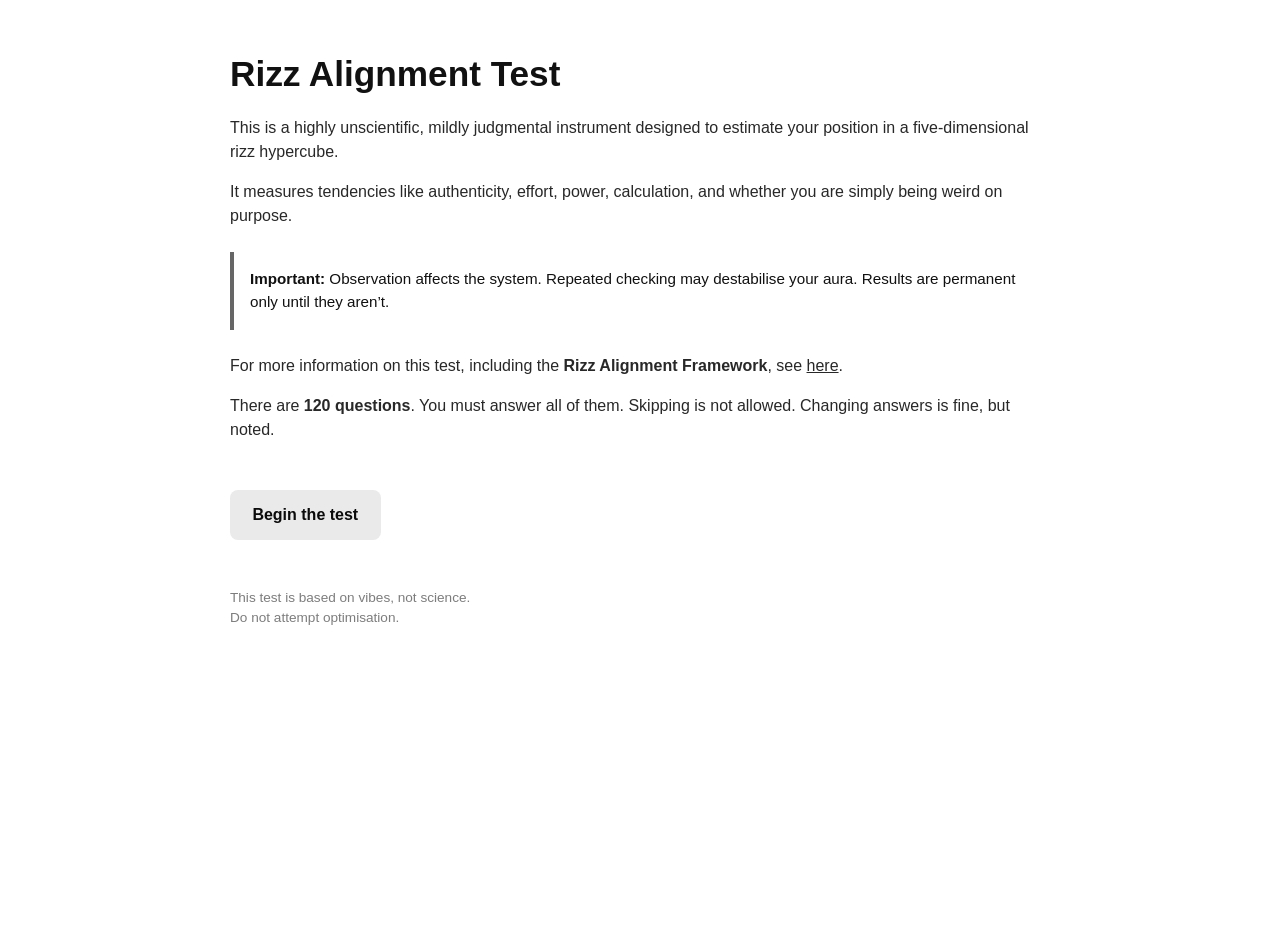
<file: index.html>
<!DOCTYPE html>
<html lang="en-GB">
<head>
  <meta charset="utf-8">
  <meta name="viewport" content="width=device-width, initial-scale=1">
  <title>The Rizz Alignment Assessment</title>
  <meta property="og:title" content="Rizz Alignment Assessment">
  <meta property="og:description" content="A scientifically irresponsible 5D rizz alignment test. Aura not guaranteed.">
  <meta property="og:image" content="https://elizafox.github.io/rizztest/og.png">
  <meta property="og:url" content="https://elizafox.github.io/rizztest">
  <meta property="og:type" content="website">
  <meta name="twitter:card" content="summary_large_image">
  <meta name="twitter:title" content="Rizz Alignment Assessment">
  <meta name="twitter:description" content="A scientifically irresponsible 5D rizz alignment test. Aura not guaranteed.">
  <meta name="twitter:image" content="https://elizafox.github.io/rizztest/og.png">
  <link rel="stylesheet" href="style.css">
  <link rel="icon" href="favicon.svg" type="image/svg+xml">
</head>
<body>
  <main>
    <h1>Rizz Alignment Test</h1>

    <p>
      This is a highly unscientific, mildly judgmental instrument designed to estimate your position in a five-dimensional rizz hypercube.
    </p>

    <p>
      It measures tendencies like authenticity, effort, power, calculation, and whether you are simply being weird on purpose.
    </p>

    <div class="warning">
      <strong>Important:</strong> Observation affects the system. Repeated checking may destabilise your aura. Results are permanent only until they aren’t.
    </div>

    <p>
      For more information on this test, including the <strong>Rizz Alignment Framework</strong>, see <a href="details.html">here</a>.
    </p>

    <p>
      There are <strong>120 questions</strong>. You must answer all of them. Skipping is not allowed. Changing answers is fine, but noted.
    </p>

    <a class="start" href="test.html">
      Begin the test
    </a>

    <footer>
      <p>
        This test is based on vibes, not science.<br />
        Do not attempt optimisation.
      </p>
    </footer>
  </main>
</body>
</html>
</file>
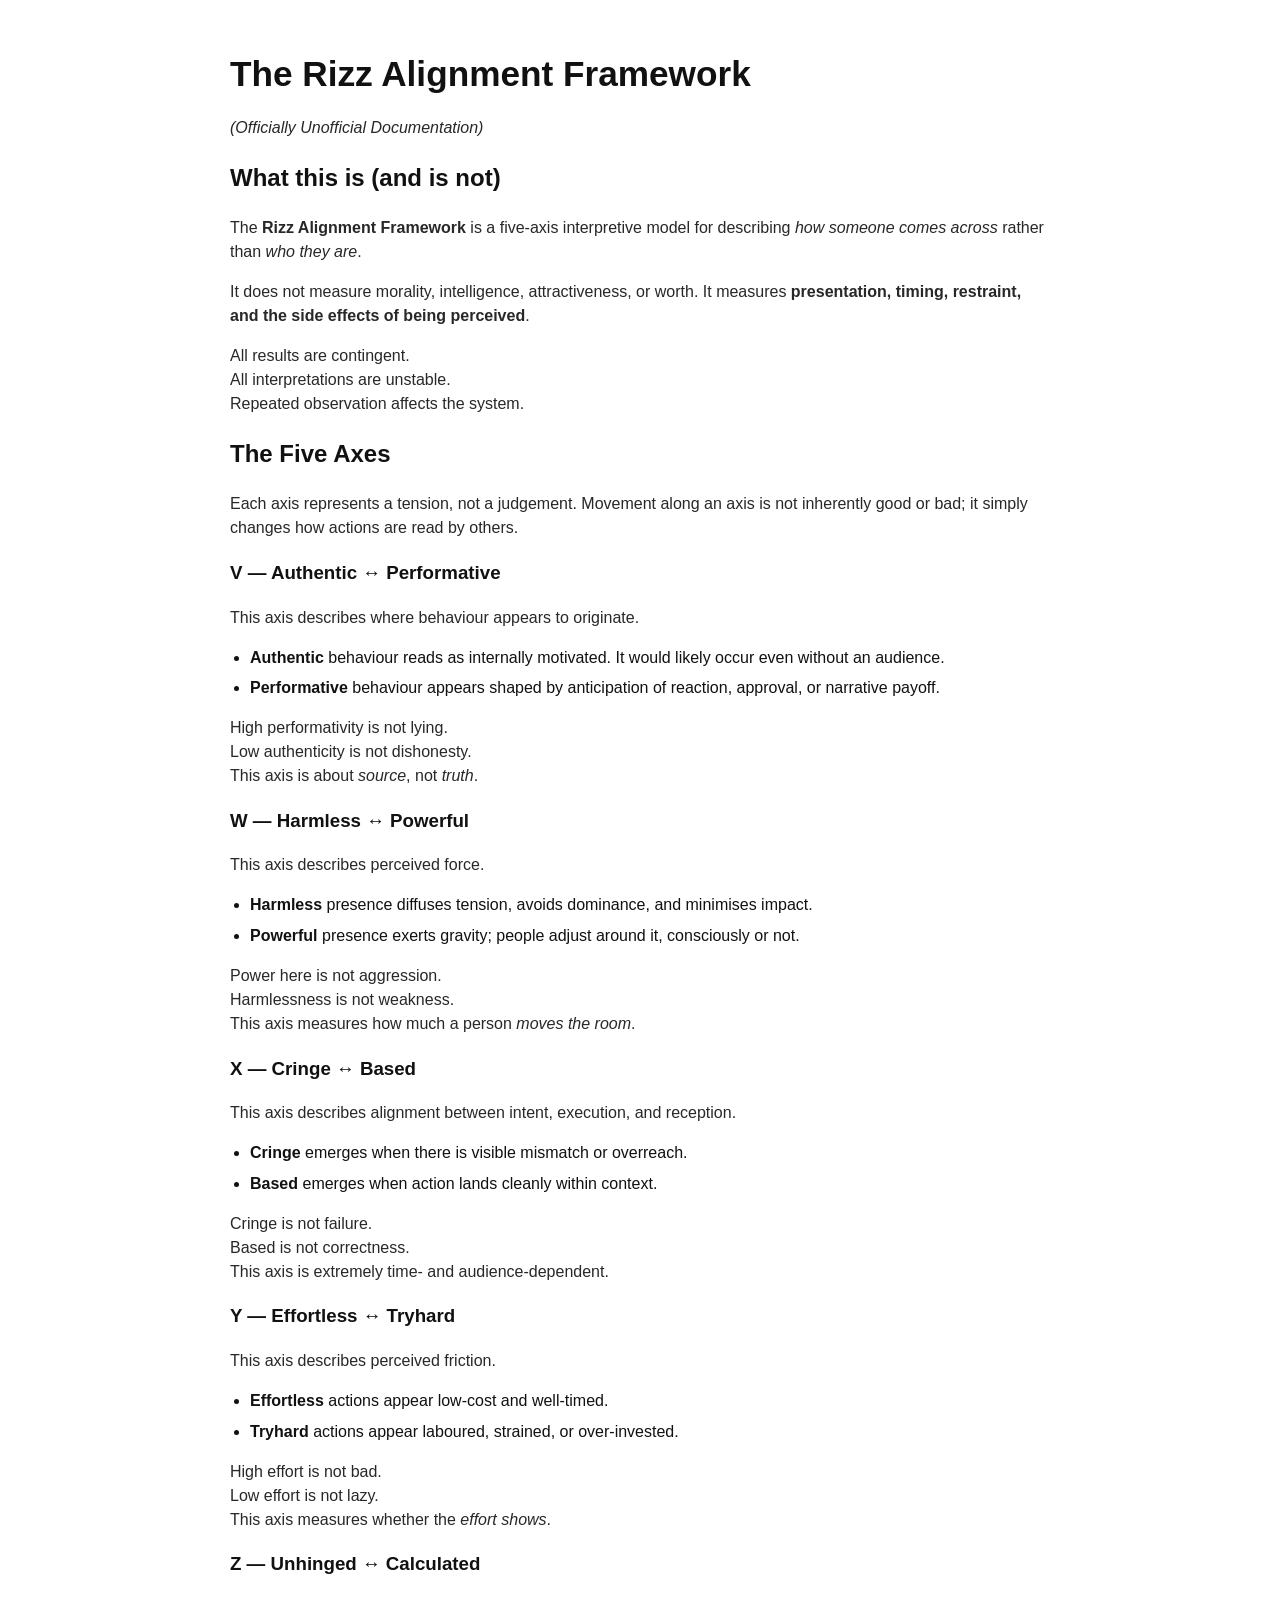
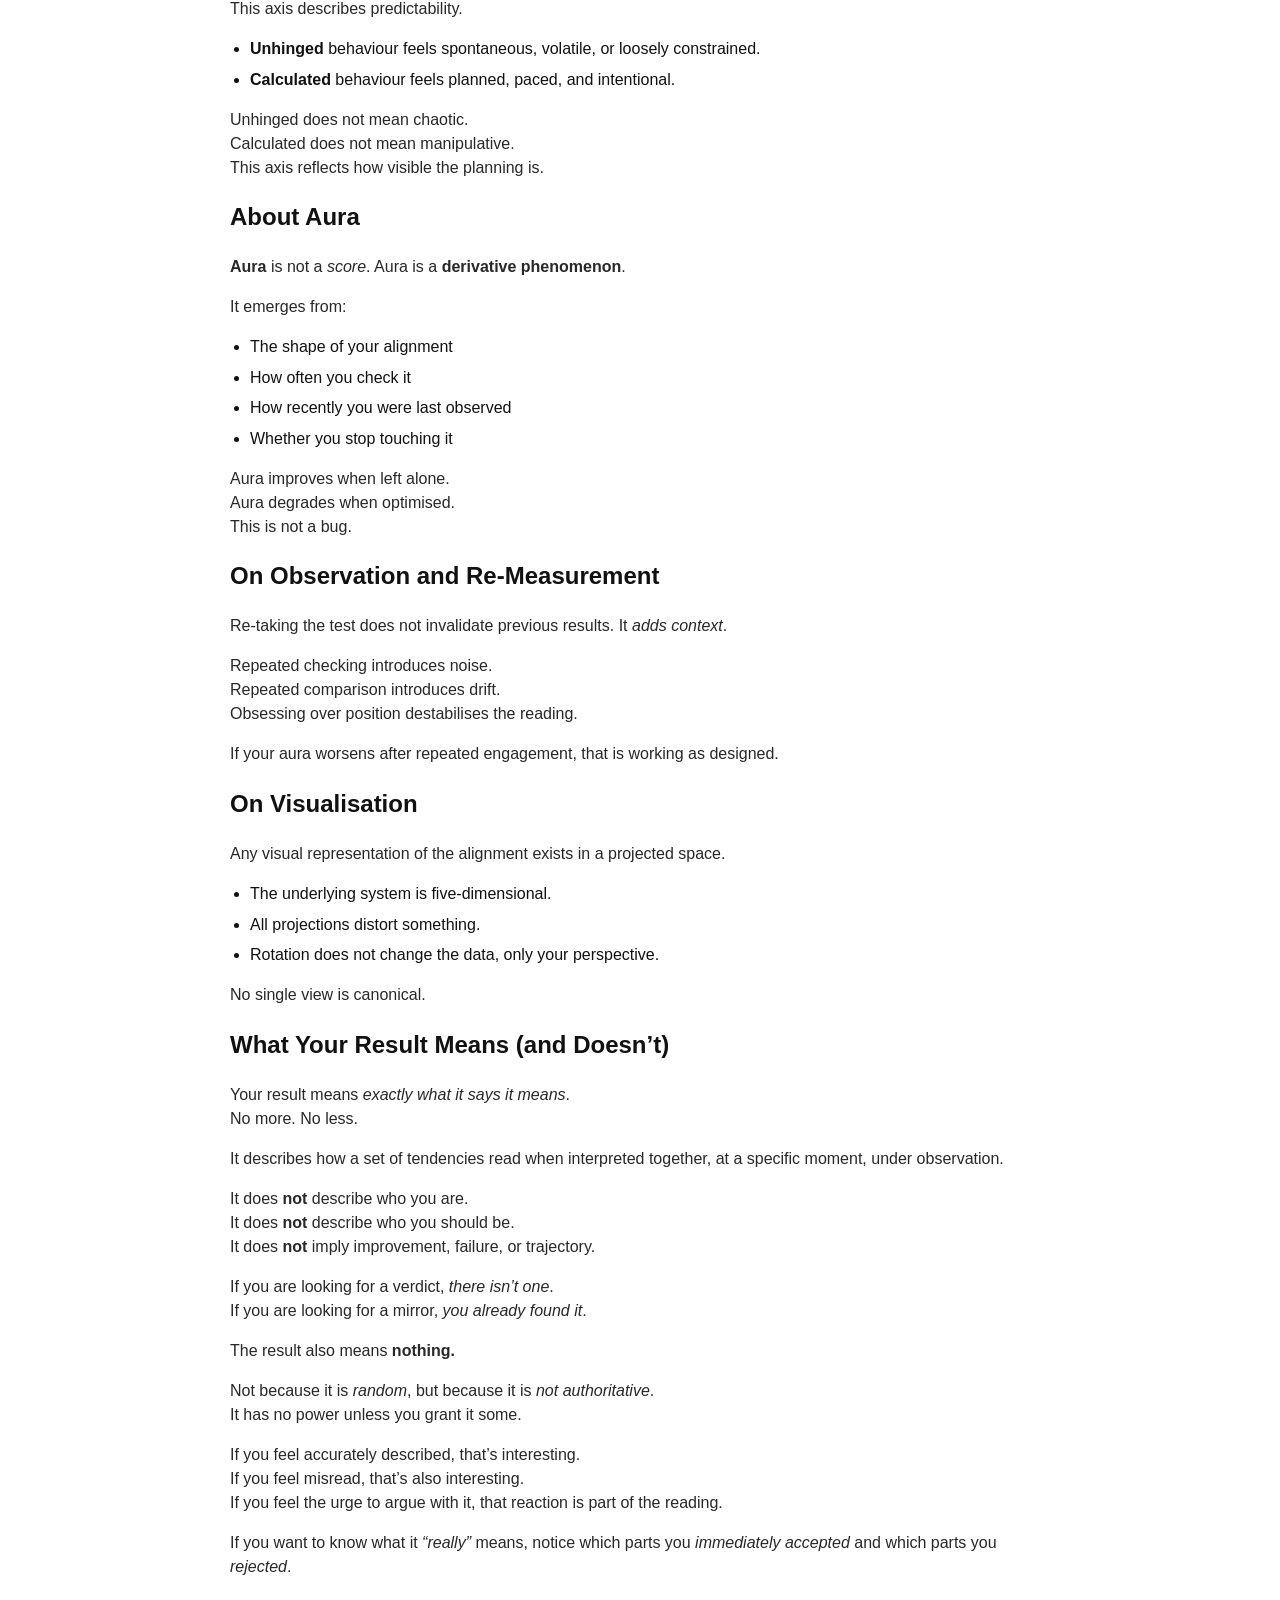
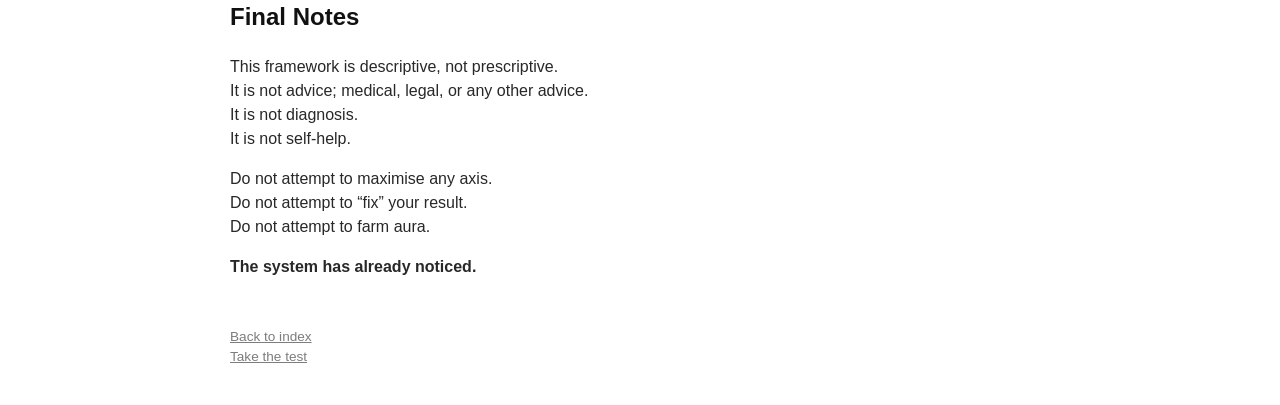
<file: details.html>
<!DOCTYPE html>
<html lang="en-GB">
<head>
  <meta charset="utf-8">
  <meta name="viewport" content="width=device-width, initial-scale=1">
  <title>The Rizz Alignment Framework</title>
  <meta property="og:title" content="The Rizz Alignment Framework">
  <meta property="og:description" content="A scientifically irresponsible 5D rizz alignment test. Aura not guaranteed.">
  <meta property="og:image" content="https://elizafox.github.io/rizztest/og.png">
  <meta property="og:url" content="https://elizafox.github.io/rizztest">
  <meta property="og:type" content="website">
  <meta name="twitter:card" content="summary_large_image">
  <meta name="twitter:title" content="The Rizz Alignment Framework">
  <meta name="twitter:description" content="A scientifically irresponsible 5D rizz alignment test. Aura not guaranteed.">
  <meta name="twitter:image" content="https://elizafox.github.io/rizztest/og.png">
  <link rel="stylesheet" href="style.css">
  <link rel="icon" href="favicon.svg" type="image/svg+xml">
</head>
<body>
  <main class="lore">
    <header>
      <h1>The Rizz Alignment Framework</h1>
      <p><em>(Officially Unofficial Documentation)</em></p>
    </header>

    <section aria-labelledby="what-this-is">
      <h2 id="what-this-is">What this is (and is not)</h2>

      <p>
        The <strong>Rizz Alignment Framework</strong> is a five-axis interpretive model for describing <em>how someone comes across</em> rather than <em>who they are</em>.
      </p>

      <p>
        It does not measure morality, intelligence, attractiveness, or worth. It measures <strong>presentation, timing, restraint, and the side effects of being perceived</strong>.
      </p>

      <p>
        All results are contingent.<br>
        All interpretations are unstable.<br>
        Repeated observation affects the system.
      </p>
    </section>

    <section aria-labelledby="axes">
      <h2 id="axes">The Five Axes</h2>

      <p>
        Each axis represents a tension, not a judgement. Movement along an axis is not inherently good or bad; it simply changes how actions are read by others.
      </p>

      <article aria-labelledby="axis-v">
        <h3 id="axis-v">V — Authentic ↔ Performative</h3>
        <p>This axis describes where behaviour appears to originate.</p>
        <ul>
          <li><strong>Authentic</strong> behaviour reads as internally motivated. It would likely occur even without an audience.</li>
          <li><strong>Performative</strong> behaviour appears shaped by anticipation of reaction, approval, or narrative payoff.</li>
        </ul>
        <p>
          High performativity is not lying.<br>
          Low authenticity is not dishonesty.<br>
          This axis is about <em>source</em>, not <em>truth</em>.
        </p>
      </article>

      <article aria-labelledby="axis-w">
        <h3 id="axis-w">W — Harmless ↔ Powerful</h3>
        <p>This axis describes perceived force.</p>
        <ul>
          <li><strong>Harmless</strong> presence diffuses tension, avoids dominance, and minimises impact.</li>
          <li><strong>Powerful</strong> presence exerts gravity; people adjust around it, consciously or not.</li>
        </ul>
        <p>
          Power here is not aggression.<br>
          Harmlessness is not weakness.<br>
          This axis measures how much a person <em>moves the room</em>.
        </p>
      </article>

      <article aria-labelledby="axis-x">
        <h3 id="axis-x">X — Cringe ↔ Based</h3>
        <p>This axis describes alignment between intent, execution, and reception.</p>
        <ul>
          <li><strong>Cringe</strong> emerges when there is visible mismatch or overreach.</li>
          <li><strong>Based</strong> emerges when action lands cleanly within context.</li>
        </ul>
        <p>
          Cringe is not failure.<br>
          Based is not correctness.<br>
          This axis is extremely time- and audience-dependent.
        </p>
      </article>

      <article aria-labelledby="axis-y">
        <h3 id="axis-y">Y — Effortless ↔ Tryhard</h3>
        <p>This axis describes perceived friction.</p>
        <ul>
          <li><strong>Effortless</strong> actions appear low-cost and well-timed.</li>
          <li><strong>Tryhard</strong> actions appear laboured, strained, or over-invested.</li>
        </ul>
        <p>
          High effort is not bad.<br>
          Low effort is not lazy.<br>
          This axis measures whether the <em>effort shows</em>.
        </p>
      </article>

      <article aria-labelledby="axis-z">
        <h3 id="axis-z">Z — Unhinged ↔ Calculated</h3>
        <p>This axis describes predictability.</p>
        <ul>
          <li><strong>Unhinged</strong> behaviour feels spontaneous, volatile, or loosely constrained.</li>
          <li><strong>Calculated</strong> behaviour feels planned, paced, and intentional.</li>
        </ul>
        <p>
          Unhinged does not mean chaotic.<br>
          Calculated does not mean manipulative.<br>
          This axis reflects how visible the planning is.
        </p>
      </article>
    </section>

    <section aria-labelledby="aura">
      <h2 id="aura">About Aura</h2>

      <p><strong>Aura</strong> is not a <em>score</em>. Aura is a <strong>derivative phenomenon</strong>.</p>

      <p>It emerges from:</p>
      <ul>
        <li>The shape of your alignment</li>
        <li>How often you check it</li>
        <li>How recently you were last observed</li>
        <li>Whether you stop touching it</li>
      </ul>

      <p>
        Aura improves when left alone.<br>
        Aura degrades when optimised.<br>
        This is not a bug.
      </p>
    </section>

    <section aria-labelledby="observation">
      <h2 id="observation">On Observation and Re-Measurement</h2>

      <p>Re-taking the test does not invalidate previous results. It <em>adds context</em>.</p>

      <p>
        Repeated checking introduces noise.<br>
        Repeated comparison introduces drift.<br>
        Obsessing over position destabilises the reading.
      </p>

      <p>If your aura worsens after repeated engagement, that is working as designed.</p>
    </section>

    <section aria-labelledby="visualisation">
      <h2 id="visualisation">On Visualisation</h2>

      <p>Any visual representation of the alignment exists in a projected space.</p>

      <ul>
        <li>The underlying system is five-dimensional.</li>
        <li>All projections distort something.</li>
        <li>Rotation does not change the data,  only your perspective.</li>
      </ul>

      <p>No single view is canonical.</p>
    </section>

    <section aria-labelledby="meaning">
      <h2>What Your Result Means (and Doesn’t)</h2>

      <p>
        Your result means <em>exactly what it says it means</em>.<br>
        No more. No less.
      </p>

      <p>
        It describes how a set of tendencies read when interpreted together, at a specific moment, under observation.
      </p>

      <p>
        It does <strong>not</strong> describe who you are.<br>
        It does <strong>not</strong> describe who you should be.<br>
        It does <strong>not</strong> imply improvement, failure, or trajectory.
      </p>

      <p>
        If you are looking for a verdict, <em>there isn’t one</em>.<br>
        If you are looking for a mirror, <em>you already found it</em>.
      </p>

      <p>The result also means <strong>nothing.</strong></p>

      <p>
        Not because it is <em>random</em>, but because it is <em>not authoritative</em>.<br>
        It has no power unless you grant it some.
      </p>

      <p>
        If you feel accurately described, that’s interesting.<br>
        If you feel misread, that’s also interesting.<br>
        If you feel the urge to argue with it, that reaction is part of the reading.
      </p>

      <p>If you want to know what it <em>“really”</em> means, notice which parts you <em>immediately accepted</em> and which parts you <em>rejected</em>.</p>
    </section>

    <section aria-labelledby="final-notes">
      <h2 id="final-notes">Final Notes</h2>

      <p>
        This framework is descriptive, not prescriptive.<br>
        It is not advice; medical, legal, or any other advice.<br>
        It is not diagnosis.<br>
        It is not self-help.
      </p>

      <p>
        Do not attempt to maximise any axis.<br>
        Do not attempt to “fix” your result.<br>
        Do not attempt to farm aura.
      </p>

      <p><strong>The system has already noticed.</strong></p>
    </section>
    <footer>
      <p>
        <a href="index.html">Back to index</a><br>
        <a href="test.html">Take the test</a><br>
      </p>
    </footer>
  </main>
</body>
</html>
</file>
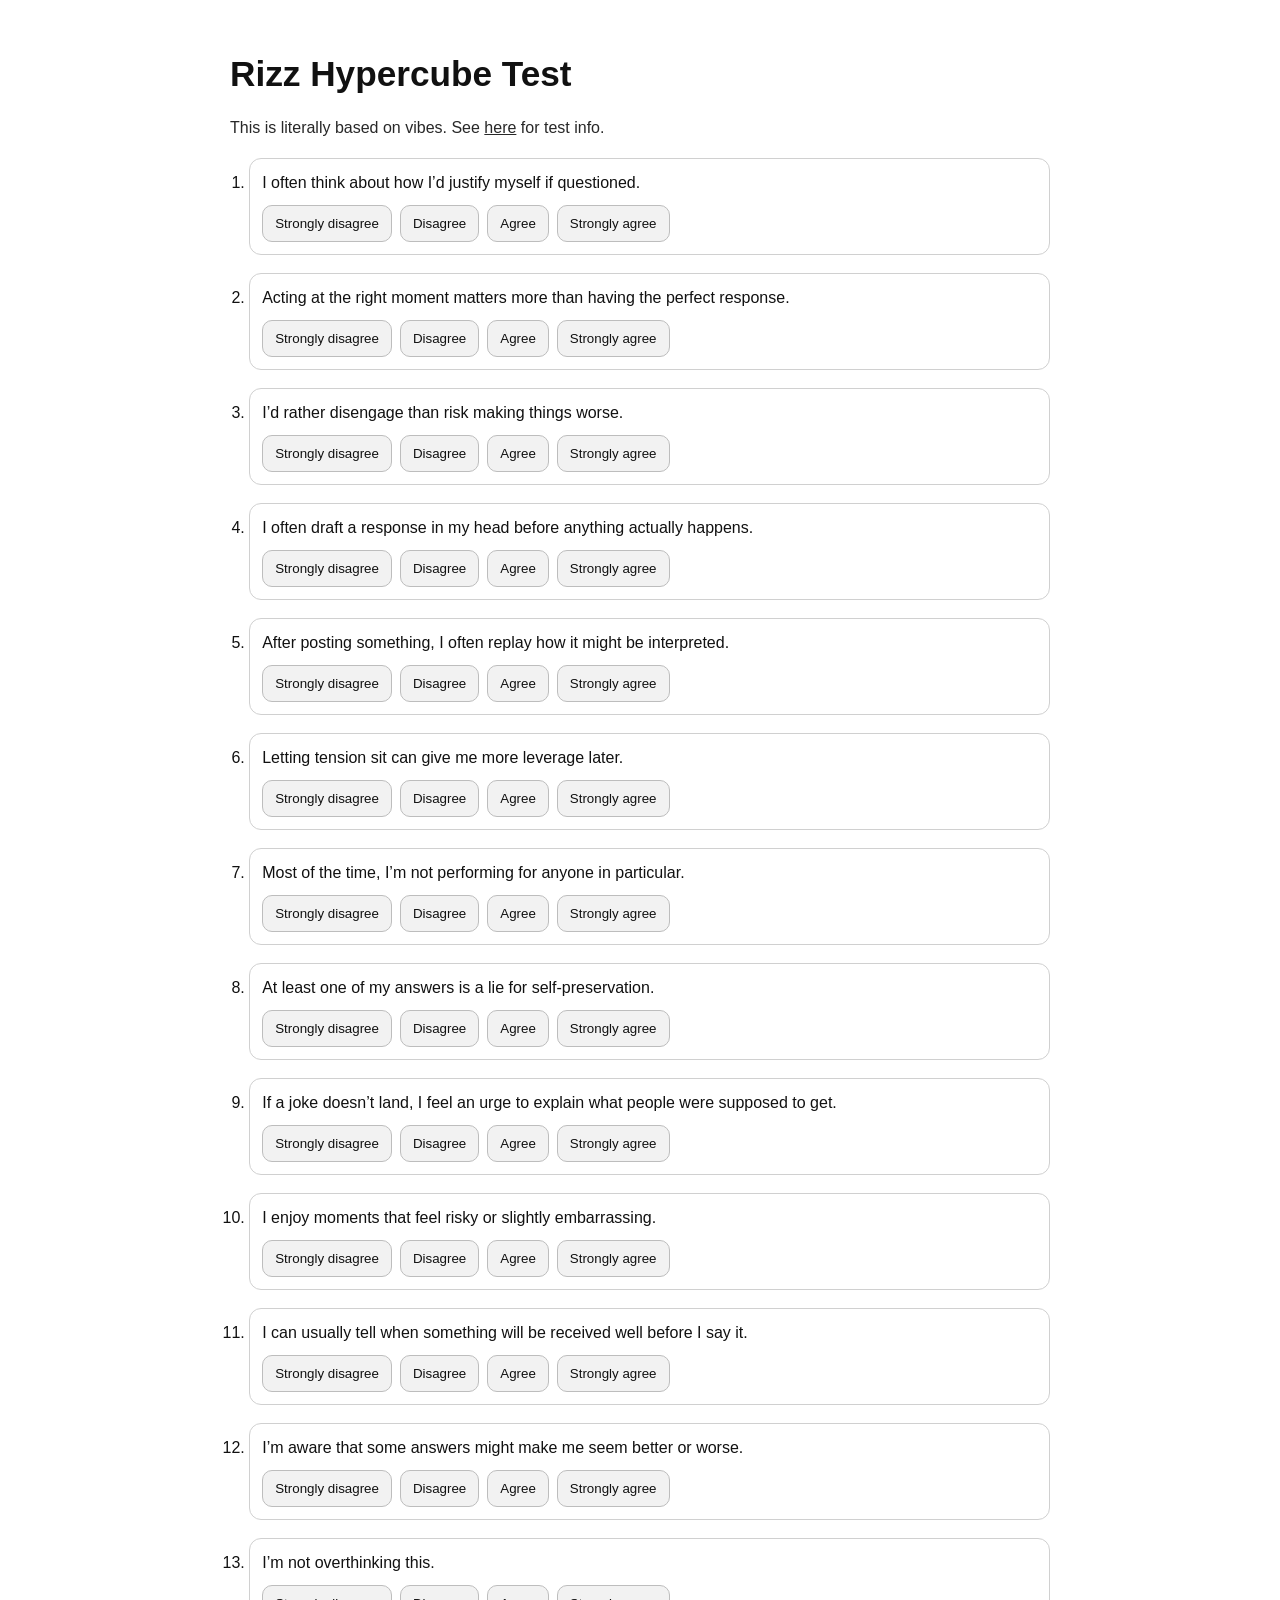
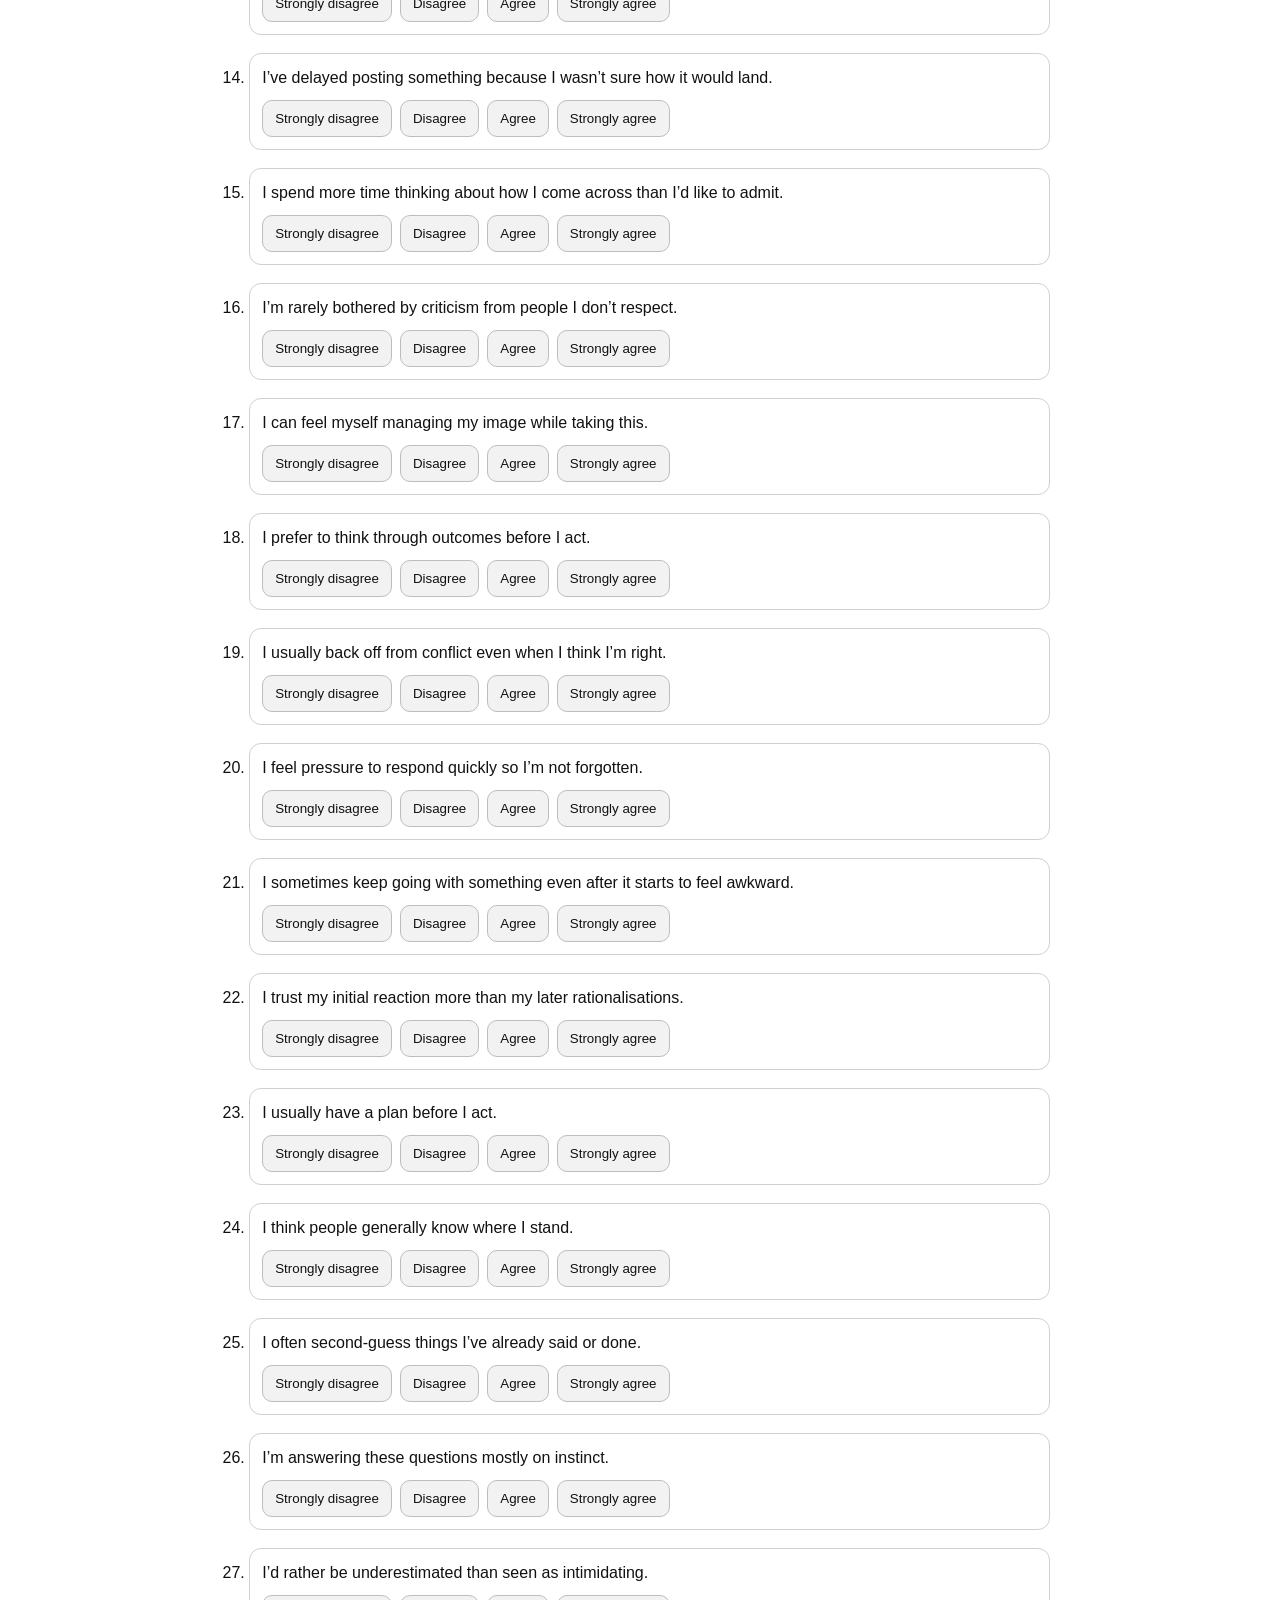
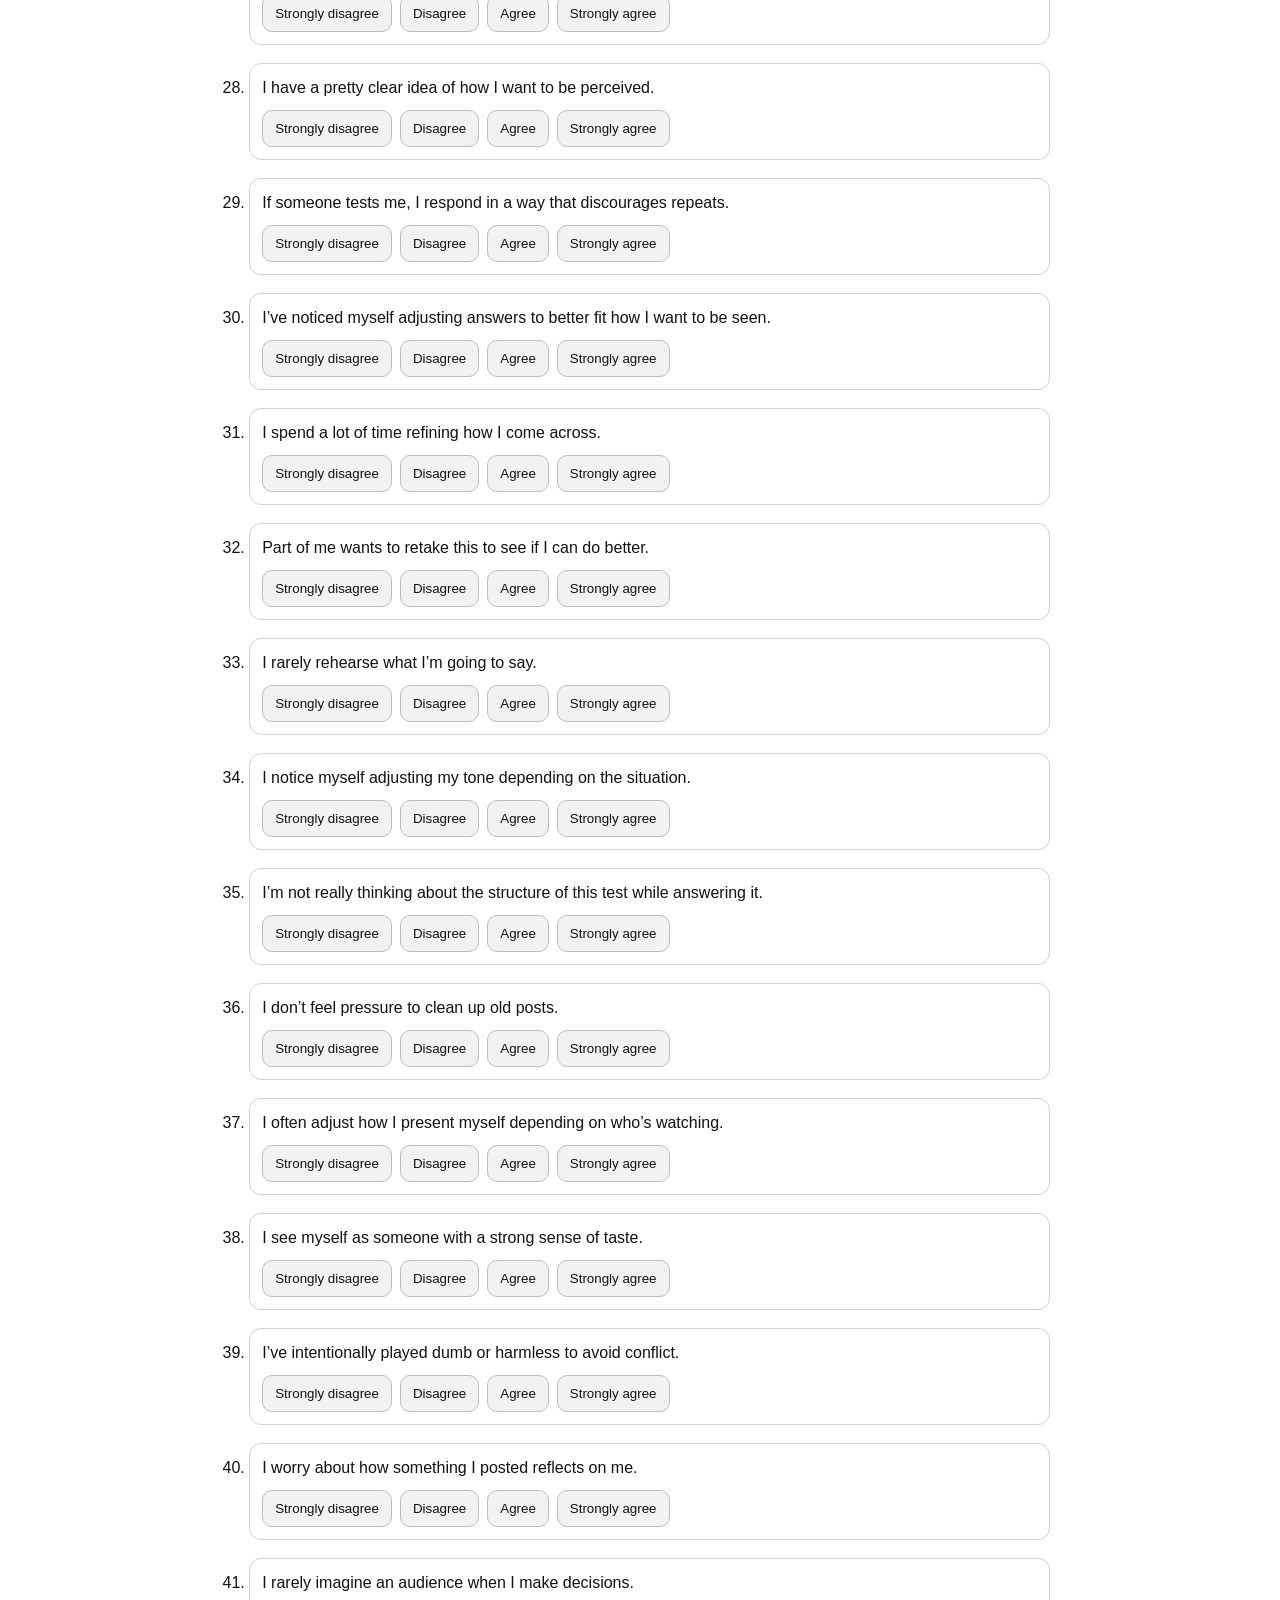
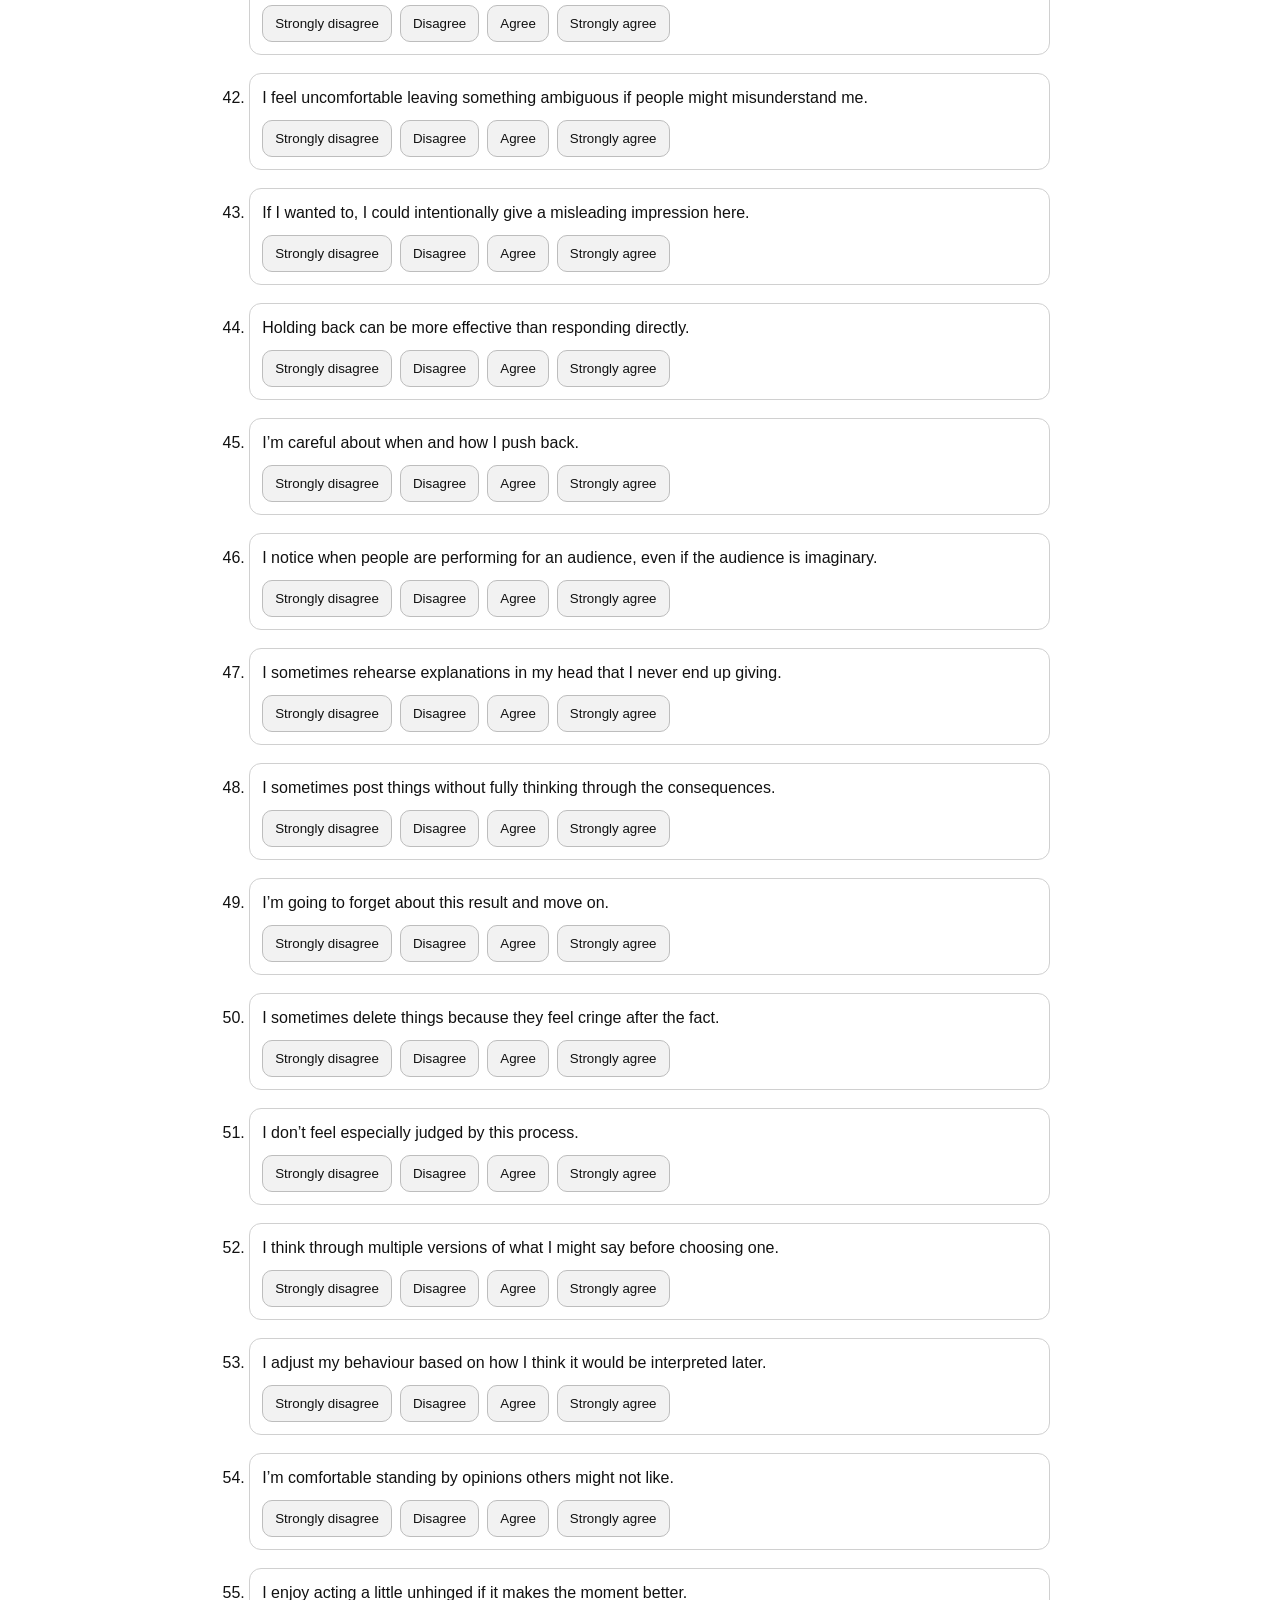
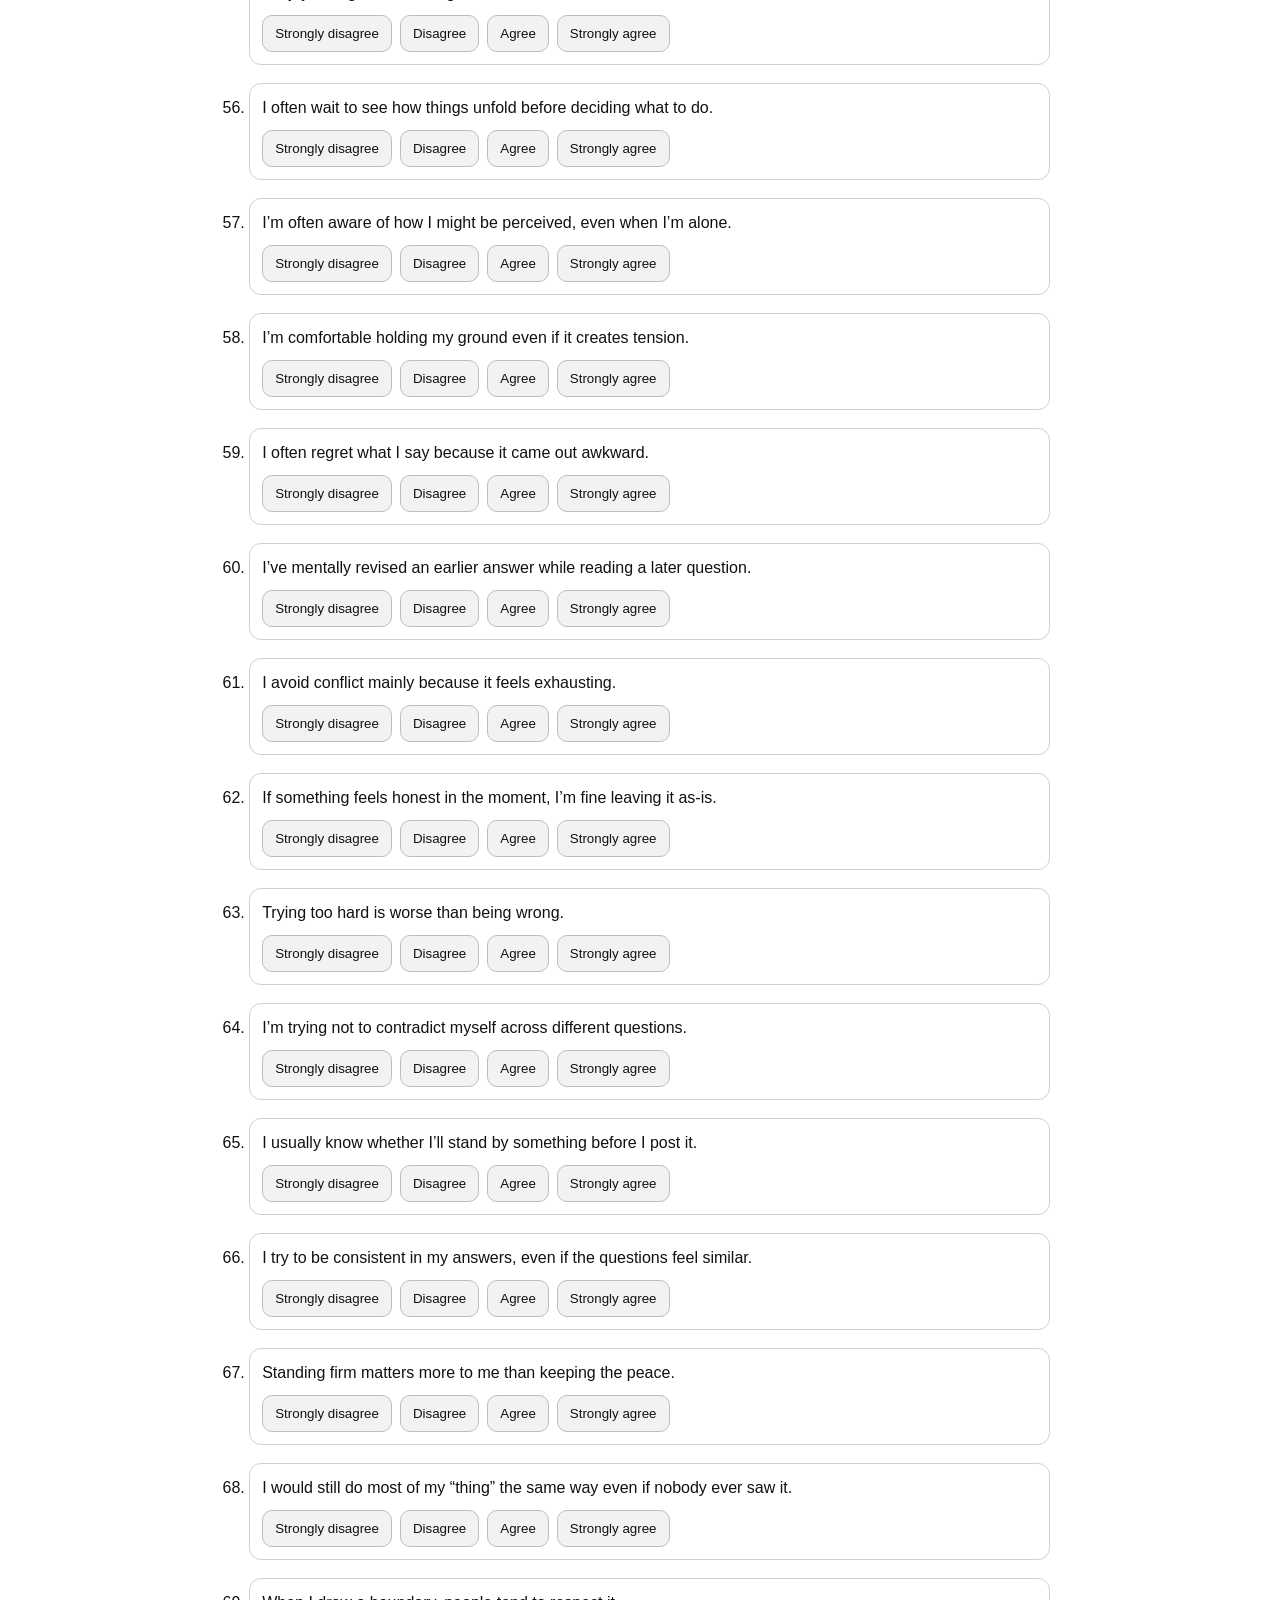
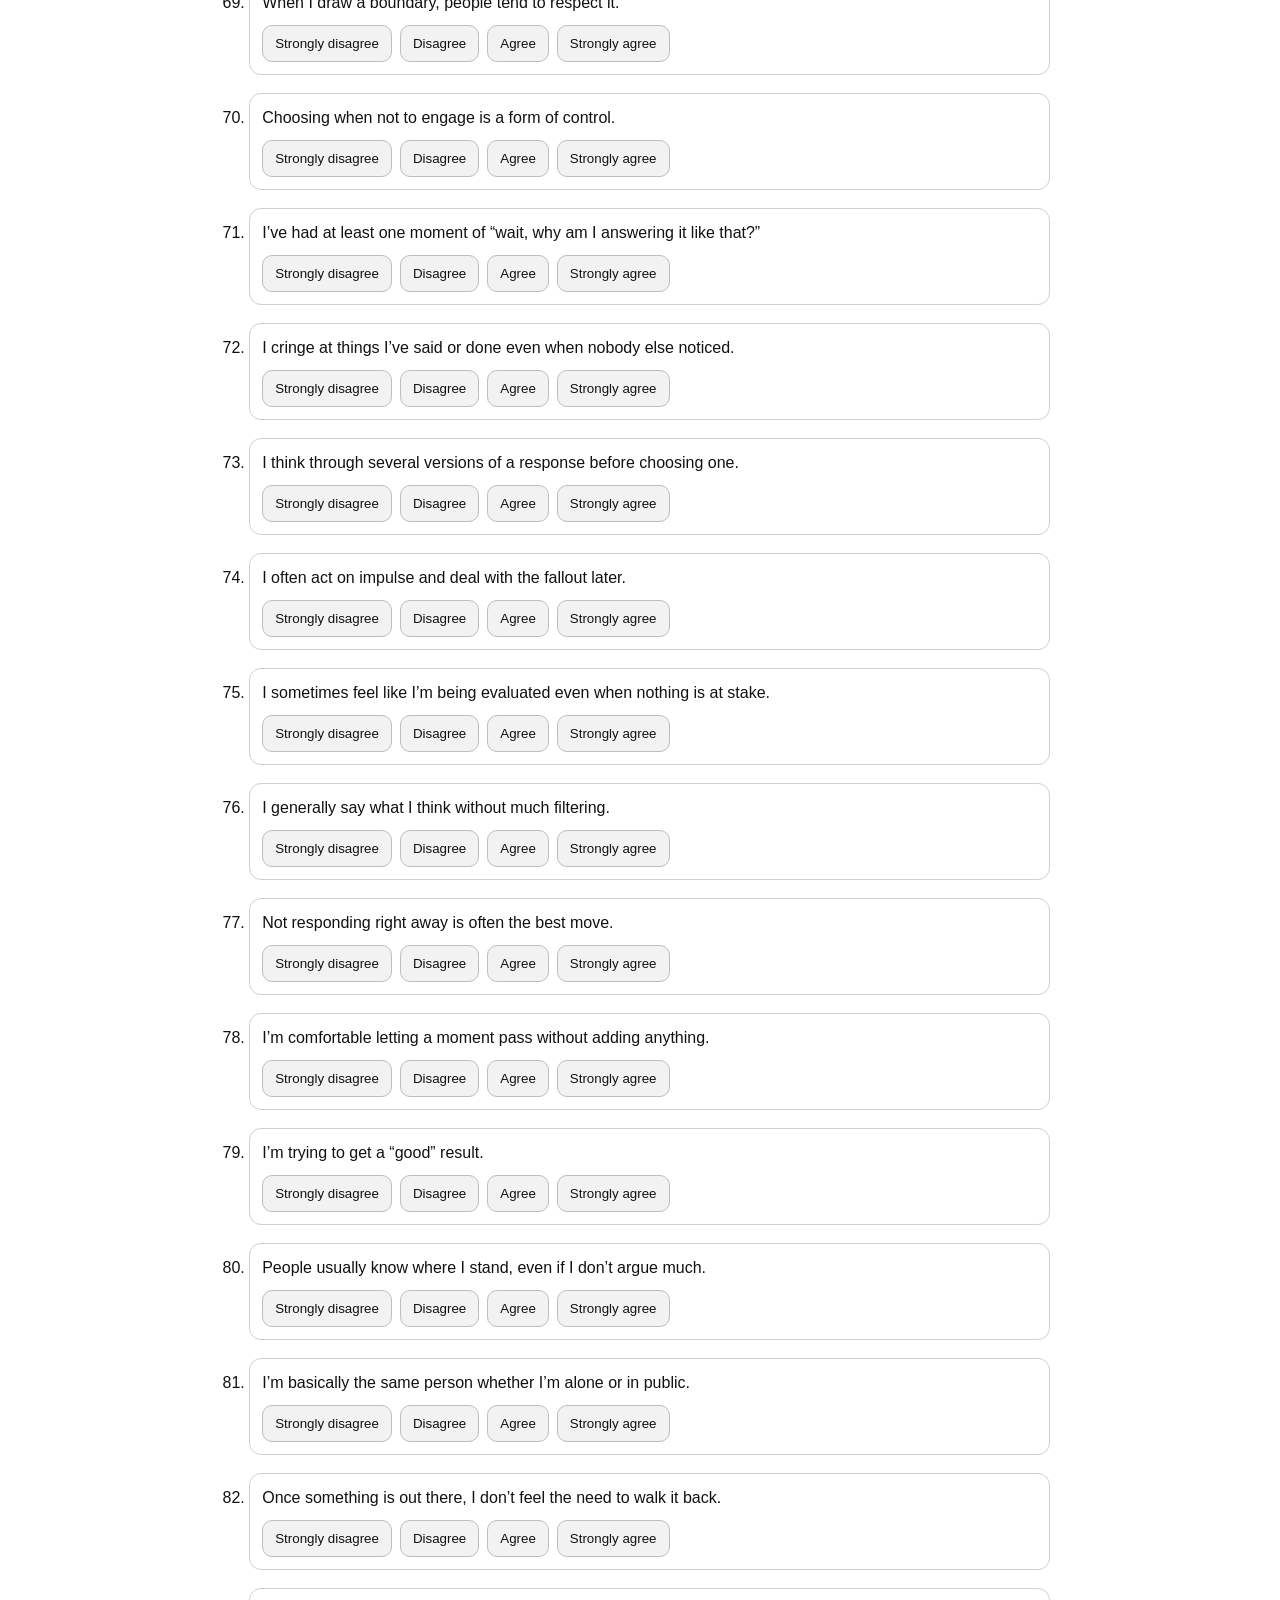
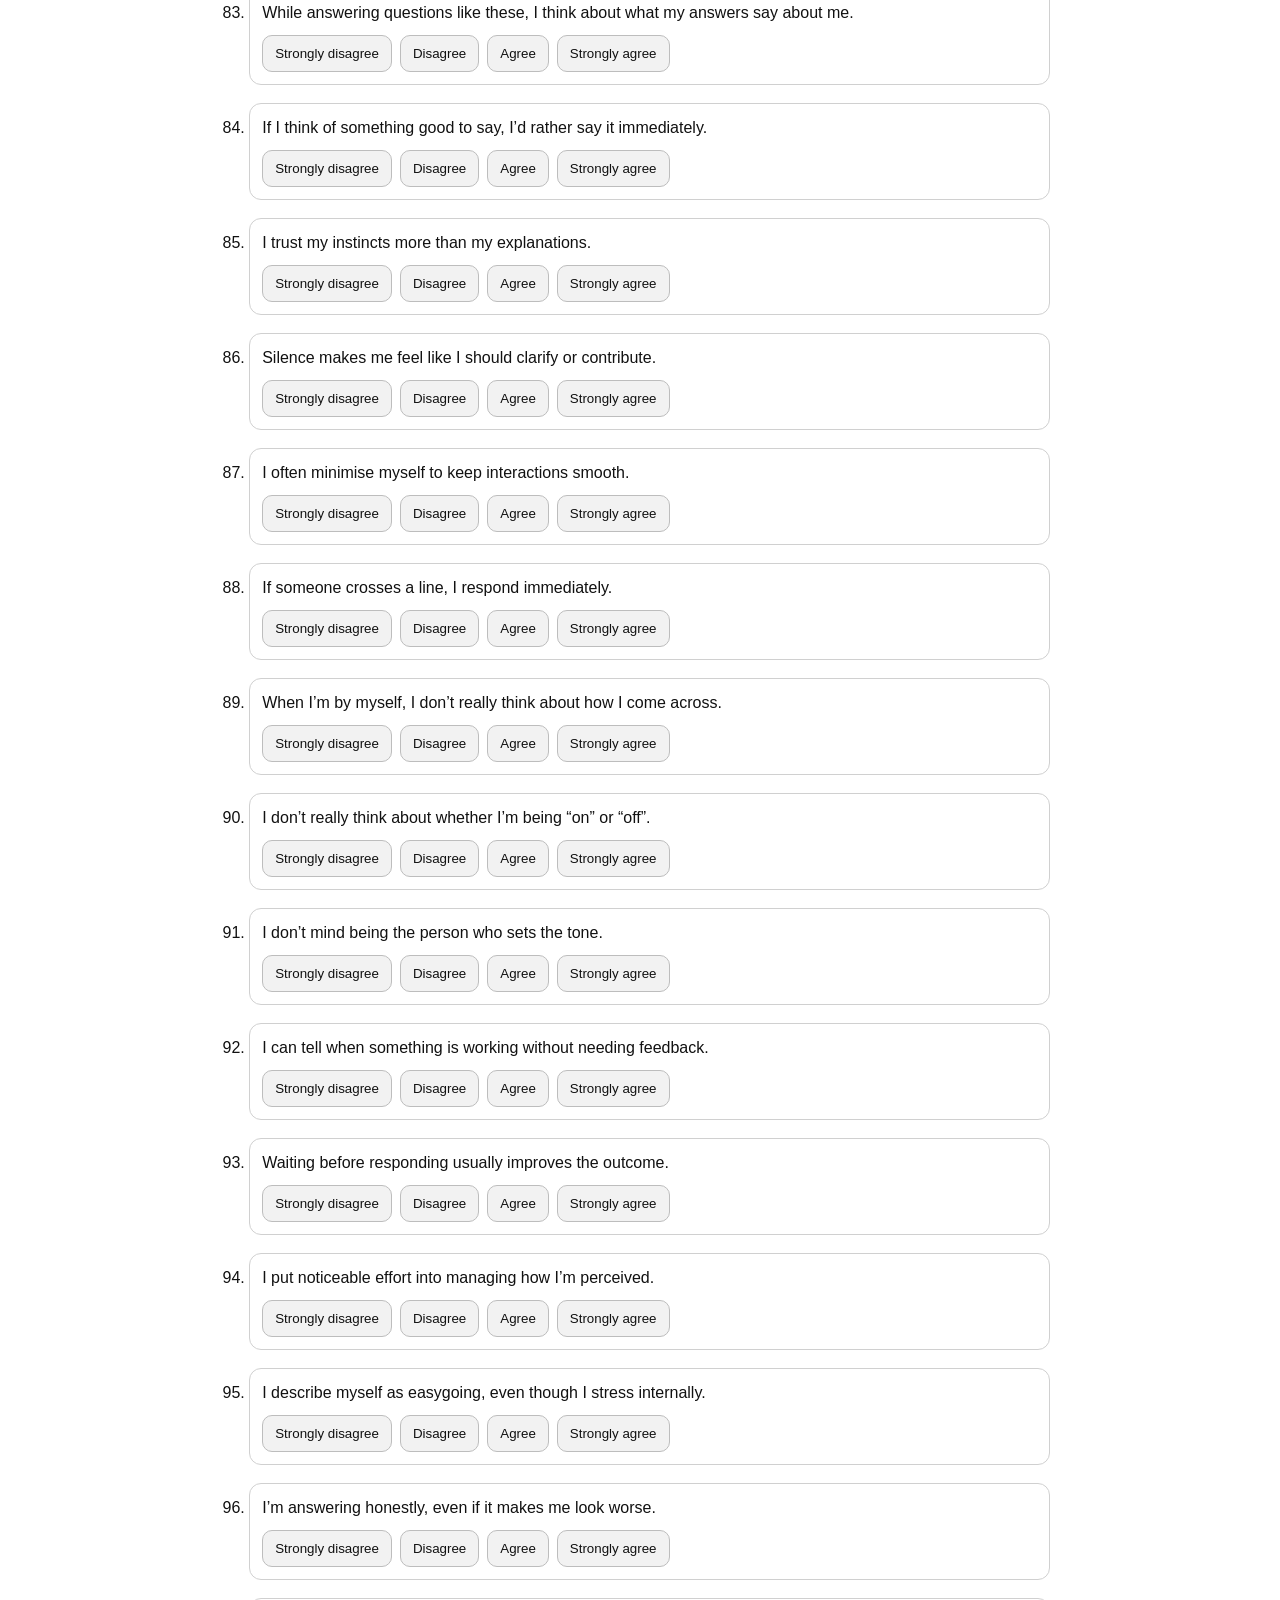
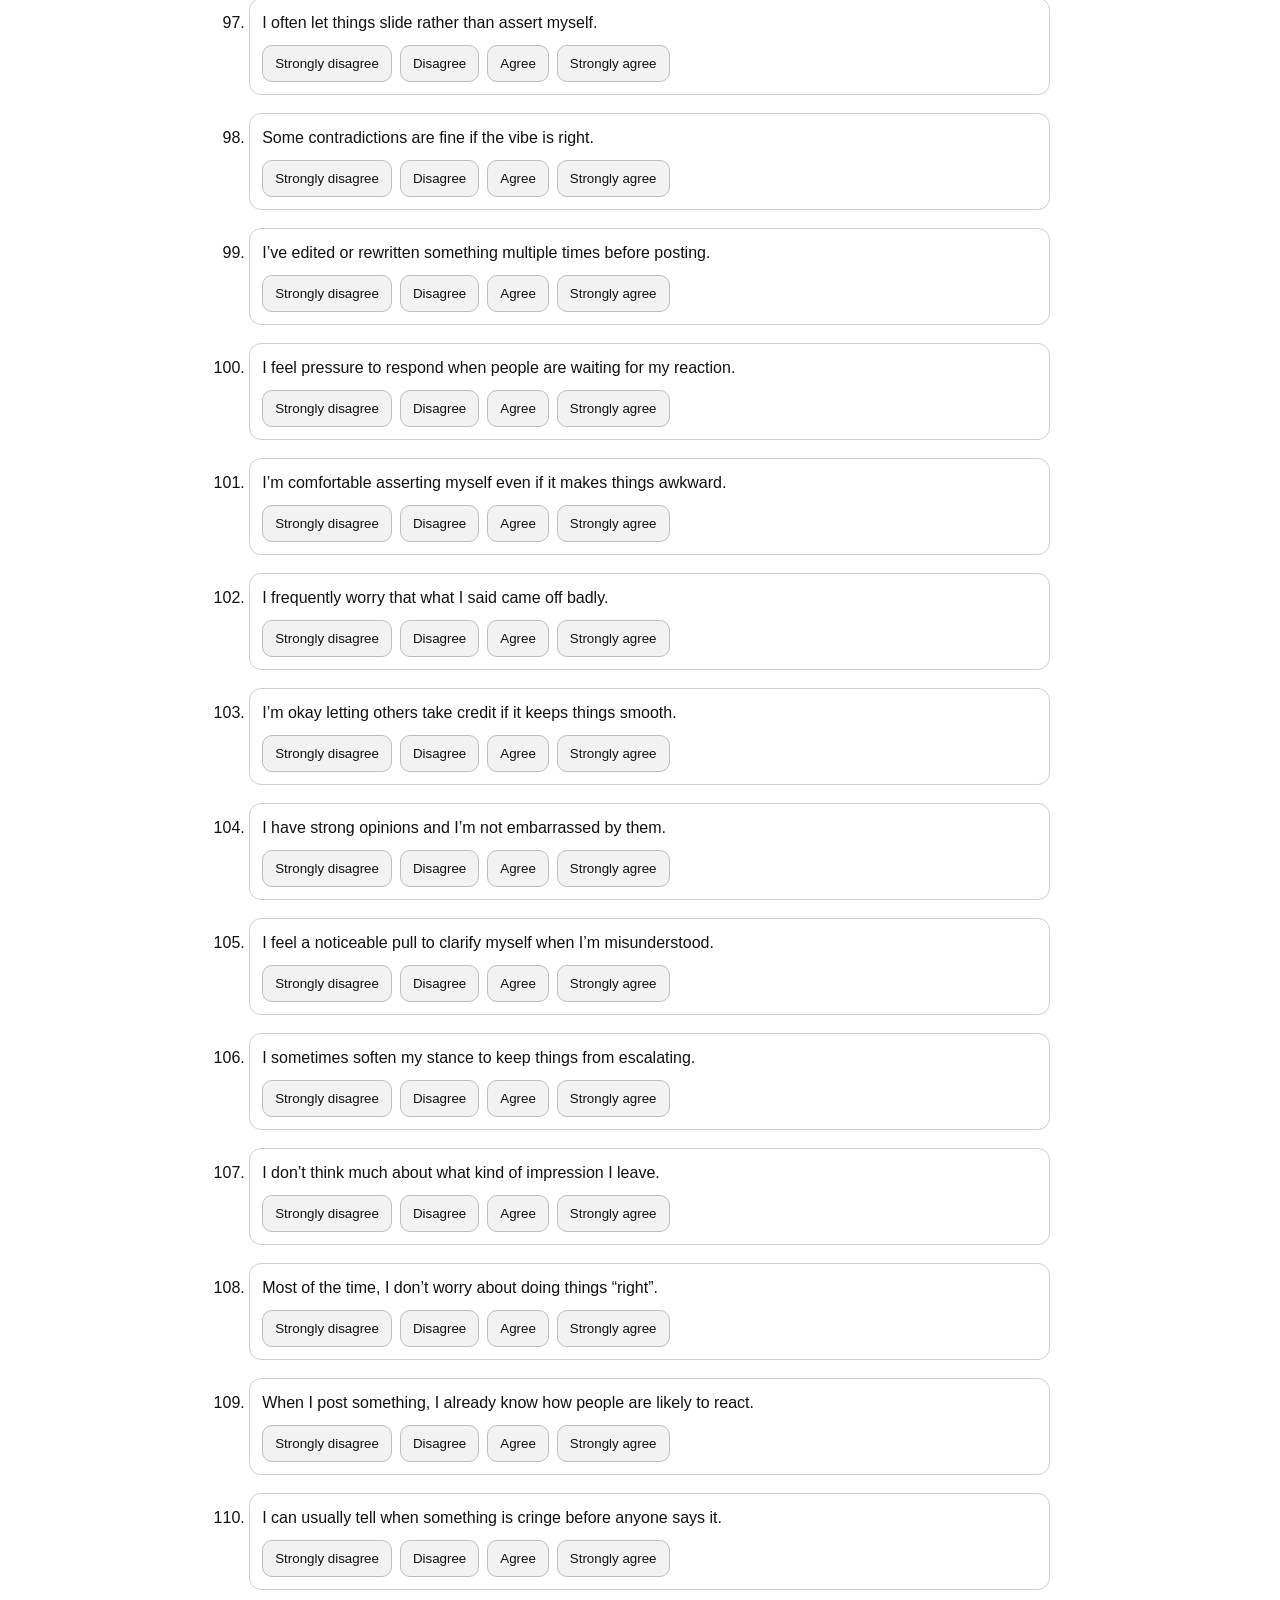
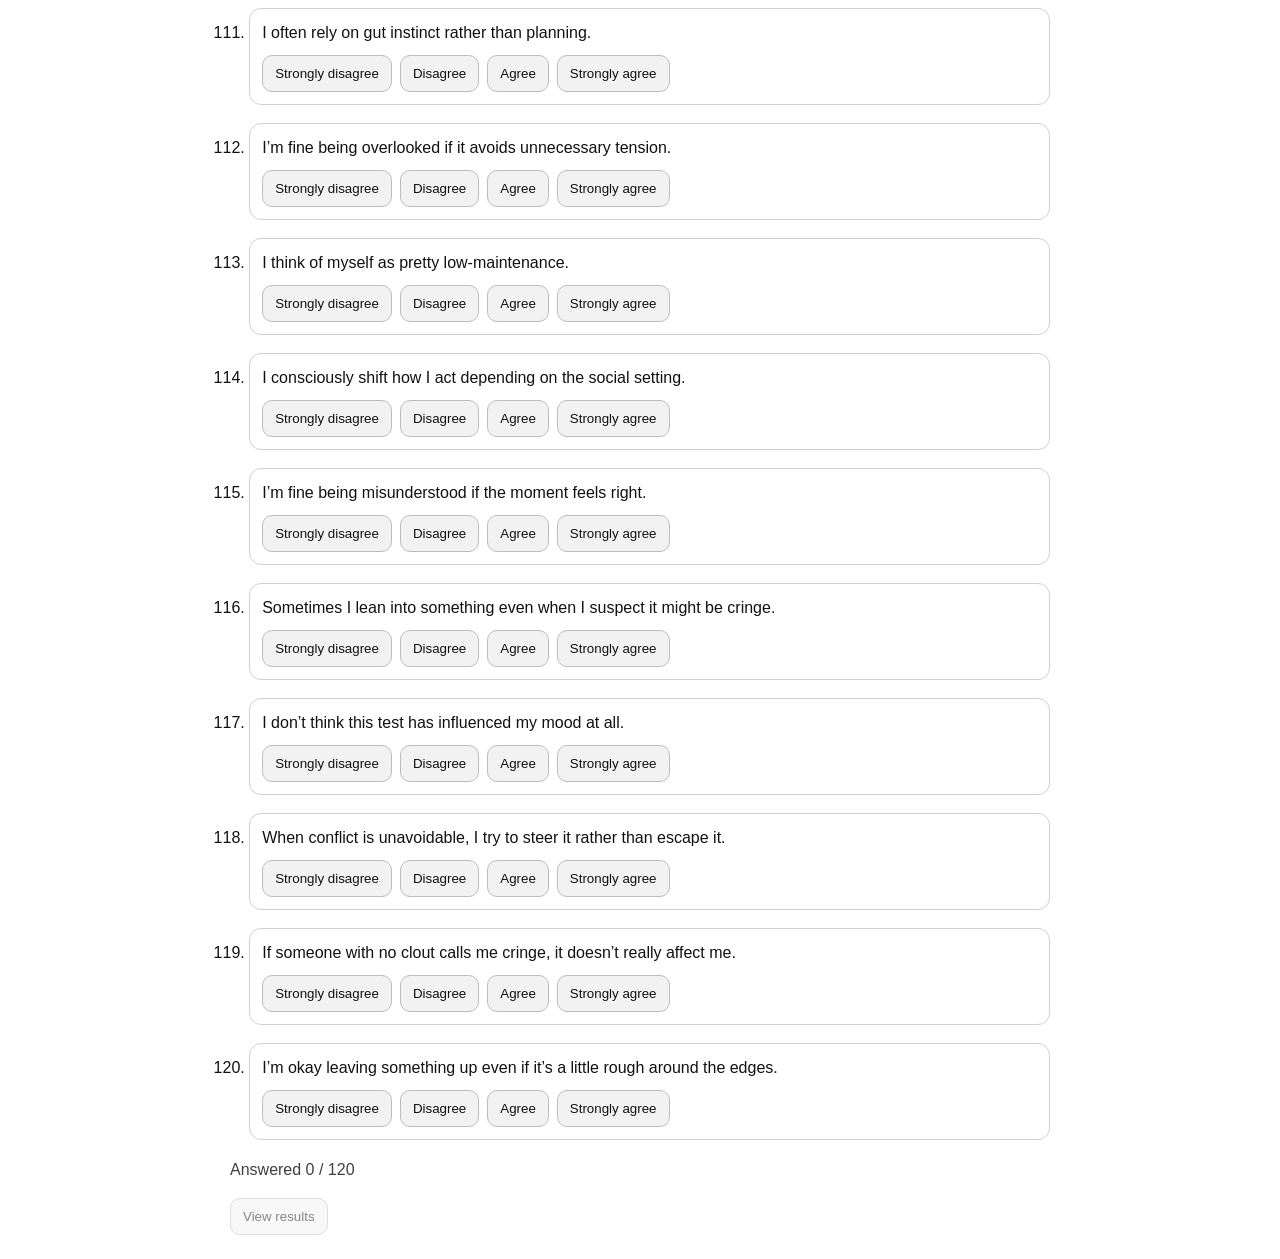
<file: test.html>
<!DOCTYPE html>
<html lang="en-GB">
<head>
  <meta charset="utf-8">
  <meta name="viewport" content="width=device-width, initial-scale=1">
  <meta property="og:title" content="Rizz Hypercube Assessment">
  <meta property="og:description" content="A scientifically irresponsible 5D rizz alignment test. Aura not guaranteed.">
  <meta property="og:image" content="https://elizafox.github.io/rizztest/og.png">
  <meta property="og:url" content="https://elizafox.github.io/rizztest">
  <meta property="og:type" content="website">
  <meta name="twitter:card" content="summary_large_image">
  <meta name="twitter:title" content="Rizz Hypercube Assessment">
  <meta name="twitter:description" content="A scientifically irresponsible 5D rizz alignment test. Aura not guaranteed.">
  <meta name="twitter:image" content="https://elizafox.github.io/rizztest/og.png">
  <link rel="stylesheet" href="style.css">
  <link rel="icon" href="favicon.svg" type="image/svg+xml">
  <title>Rizz Hypercube Test</title>
</head>
<body>
  <main>
    <h1>Rizz Hypercube Test</h1>
    <p>This is literally based on vibes. See <a href="index.html">here</a> for test info.</p>

    <p class="debug-controls" hidden>
      <button id="wipeData" type="button">Wipe local data (debug)</button>
    </p>

    <ol id="quiz">
      <li data-axes="Y:1,V:1">
        <div class="q">If a joke doesn’t land, I feel an urge to explain what people were supposed to get.</div>
        <div class="answers">
          <button data-value="-2">Strongly disagree</button>
          <button data-value="-1">Disagree</button>
          <button data-value="1">Agree</button>
          <button data-value="2">Strongly agree</button>
        </div>
      </li>

      <li data-axes="V:-1,Y:-1">
        <div class="q">I would still do most of my “thing” the same way even if nobody ever saw it.</div>
        <div class="answers">
          <button data-value="-2">Strongly disagree</button>
          <button data-value="-1">Disagree</button>
          <button data-value="1">Agree</button>
          <button data-value="2">Strongly agree</button>
        </div>
      </li>

      <li data-axes="Z:1,V:1">
        <div class="q">When I post something, I already know how people are likely to react.</div>
        <div class="answers">
          <button data-value="-2">Strongly disagree</button>
          <button data-value="-1">Disagree</button>
          <button data-value="1">Agree</button>
          <button data-value="2">Strongly agree</button>
        </div>
      </li>

      <li data-axes="Y:-1,X:1">
        <div class="q">Trying too hard is worse than being wrong.</div>
        <div class="answers">
          <button data-value="-2">Strongly disagree</button>
          <button data-value="-1">Disagree</button>
          <button data-value="1">Agree</button>
          <button data-value="2">Strongly agree</button>
        </div>
      </li>

      <li data-axes="Z:-1,X:1">
        <div class="q">I enjoy acting a little unhinged if it makes the moment better.</div>
        <div class="answers">
          <button data-value="-2">Strongly disagree</button>
          <button data-value="-1">Disagree</button>
          <button data-value="1">Agree</button>
          <button data-value="2">Strongly agree</button>
        </div>
      </li>

      <li data-axes="X:1,Z:1">
        <div class="q">I can usually tell when something is cringe before anyone says it.</div>
        <div class="answers">
          <button data-value="-2">Strongly disagree</button>
          <button data-value="-1">Disagree</button>
          <button data-value="1">Agree</button>
          <button data-value="2">Strongly agree</button>
        </div>
      </li>

      <li data-axes="W:-1,V:-1">
        <div class="q">If someone with no clout calls me cringe, it doesn’t really affect me.</div>
        <div class="answers">
          <button data-value="-2">Strongly disagree</button>
          <button data-value="-1">Disagree</button>
          <button data-value="1">Agree</button>
          <button data-value="2">Strongly agree</button>
        </div>
      </li>

      <li data-axes="W:-1,Z:1,V:1">
        <div class="q">I’ve intentionally played dumb or harmless to avoid conflict.</div>
        <div class="answers">
          <button data-value="-2">Strongly disagree</button>
          <button data-value="-1">Disagree</button>
          <button data-value="1">Agree</button>
          <button data-value="2">Strongly agree</button>
        </div>
      </li>

      <li data-axes="V:1,Z:1">
        <div class="q">I notice when people are performing for an audience, even if the audience is imaginary.</div>
        <div class="answers">
          <button data-value="-2">Strongly disagree</button>
          <button data-value="-1">Disagree</button>
          <button data-value="1">Agree</button>
          <button data-value="2">Strongly agree</button>
        </div>
      </li>

      <li data-axes="V:-1,Z:-1">
        <div class="q">I trust my instincts more than my explanations.</div>
        <div class="answers">
          <button data-value="-2">Strongly disagree</button>
          <button data-value="-1">Disagree</button>
          <button data-value="1">Agree</button>
          <button data-value="2">Strongly agree</button>
        </div>
      </li>

      <li data-axes="Y:1,V:1">
        <div class="q">I feel a noticeable pull to clarify myself when I’m misunderstood.</div>
        <div class="answers">
          <button data-value="-2">Strongly disagree</button>
          <button data-value="-1">Disagree</button>
          <button data-value="1">Agree</button>
          <button data-value="2">Strongly agree</button>
        </div>
      </li>

      <li data-axes="Z:1,Y:1">
        <div class="q">I often draft a response in my head before anything actually happens.</div>
        <div class="answers">
          <button data-value="-2">Strongly disagree</button>
          <button data-value="-1">Disagree</button>
          <button data-value="1">Agree</button>
          <button data-value="2">Strongly agree</button>
        </div>
      </li>

      <li data-axes="W:1,V:1">
        <div class="q">I’m comfortable asserting myself even if it makes things awkward.</div>
        <div class="answers">
          <button data-value="-2">Strongly disagree</button>
          <button data-value="-1">Disagree</button>
          <button data-value="1">Agree</button>
          <button data-value="2">Strongly agree</button>
        </div>
      </li>

      <li data-axes="Y:-1,Z:-1">
        <div class="q">Waiting before responding usually improves the outcome.</div>
        <div class="answers">
          <button data-value="-2">Strongly disagree</button>
          <button data-value="-1">Disagree</button>
          <button data-value="1">Agree</button>
          <button data-value="2">Strongly agree</button>
        </div>
      </li>

      <li data-axes="X:-1,V:1">
        <div class="q">Sometimes I lean into something even when I suspect it might be cringe.</div>
        <div class="answers">
          <button data-value="-2">Strongly disagree</button>
          <button data-value="-1">Disagree</button>
          <button data-value="1">Agree</button>
          <button data-value="2">Strongly agree</button>
        </div>
      </li>

      <li data-axes="W:-1,Y:-1">
        <div class="q">I’m fine being overlooked if it avoids unnecessary tension.</div>
        <div class="answers">
          <button data-value="-2">Strongly disagree</button>
          <button data-value="-1">Disagree</button>
          <button data-value="1">Agree</button>
          <button data-value="2">Strongly agree</button>
        </div>
      </li>

      <li data-axes="Z:1,X:1">
        <div class="q">I enjoy moments that feel risky or slightly embarrassing.</div>
        <div class="answers">
          <button data-value="-2">Strongly disagree</button>
          <button data-value="-1">Disagree</button>
          <button data-value="1">Agree</button>
          <button data-value="2">Strongly agree</button>
        </div>
      </li>

      <li data-axes="Y:1,Z:1">
        <div class="q">I think through multiple versions of what I might say before choosing one.</div>
        <div class="answers">
          <button data-value="-2">Strongly disagree</button>
          <button data-value="-1">Disagree</button>
          <button data-value="1">Agree</button>
          <button data-value="2">Strongly agree</button>
        </div>
      </li>

      <li data-axes="V:-1,W:1">
        <div class="q">I don’t mind being the person who sets the tone.</div>
        <div class="answers">
          <button data-value="-2">Strongly disagree</button>
          <button data-value="-1">Disagree</button>
          <button data-value="1">Agree</button>
          <button data-value="2">Strongly agree</button>
        </div>
      </li>

      <li data-axes="Y:-1,Z:-1">
        <div class="q">Not responding right away is often the best move.</div>
        <div class="answers">
          <button data-value="-2">Strongly disagree</button>
          <button data-value="-1">Disagree</button>
          <button data-value="1">Agree</button>
          <button data-value="2">Strongly agree</button>
        </div>
      </li>

      <li data-axes="Z:1,Y:1">
        <div class="q">I sometimes post things without fully thinking through the consequences.</div>
        <div class="answers">
          <button data-value="-2">Strongly disagree</button>
          <button data-value="-1">Disagree</button>
          <button data-value="1">Agree</button>
          <button data-value="2">Strongly agree</button>
        </div>
      </li>

      <li data-axes="V:1,Y:1">
        <div class="q">I feel uncomfortable leaving something ambiguous if people might misunderstand me.</div>
        <div class="answers">
          <button data-value="-2">Strongly disagree</button>
          <button data-value="-1">Disagree</button>
          <button data-value="1">Agree</button>
          <button data-value="2">Strongly agree</button>
        </div>
      </li>

      <li data-axes="W:-1,V:-1">
        <div class="q">I’m okay letting others take credit if it keeps things smooth.</div>
        <div class="answers">
          <button data-value="-2">Strongly disagree</button>
          <button data-value="-1">Disagree</button>
          <button data-value="1">Agree</button>
          <button data-value="2">Strongly agree</button>
        </div>
      </li>
      
      <li data-axes="V:-1,X:1">
        <div class="q">I can tell when something is working without needing feedback.</div>
        <div class="answers">
          <button data-value="-2">Strongly disagree</button>
          <button data-value="-1">Disagree</button>
          <button data-value="1">Agree</button>
          <button data-value="2">Strongly agree</button>
        </div>
      </li>


      <li data-axes="X:1,Z:-1">
        <div class="q">I can usually tell when something will be received well before I say it.</div>
        <div class="answers">
          <button data-value="-2">Strongly disagree</button>
          <button data-value="-1">Disagree</button>
          <button data-value="1">Agree</button>
          <button data-value="2">Strongly agree</button>
        </div>
      </li>

      <li data-axes="Y:1,V:1">
        <div class="q">I feel pressure to respond when people are waiting for my reaction.</div>
        <div class="answers">
          <button data-value="-2">Strongly disagree</button>
          <button data-value="-1">Disagree</button>
          <button data-value="1">Agree</button>
          <button data-value="2">Strongly agree</button>
        </div>
      </li>

      <li data-axes="Z:-1,W:1">
        <div class="q">I’m comfortable holding my ground even if it creates tension.</div>
        <div class="answers">
          <button data-value="-2">Strongly disagree</button>
          <button data-value="-1">Disagree</button>
          <button data-value="1">Agree</button>
          <button data-value="2">Strongly agree</button>
        </div>
      </li>

      <li data-axes="X:-1,Y:1">
        <div class="q">I sometimes keep going with something even after it starts to feel awkward.</div>
        <div class="answers">
          <button data-value="-2">Strongly disagree</button>
          <button data-value="-1">Disagree</button>
          <button data-value="1">Agree</button>
          <button data-value="2">Strongly agree</button>
        </div>
      </li>

      <li data-axes="V:-1,Z:-1">
        <div class="q">I trust my initial reaction more than my later rationalisations.</div>
        <div class="answers">
          <button data-value="-2">Strongly disagree</button>
          <button data-value="-1">Disagree</button>
          <button data-value="1">Agree</button>
          <button data-value="2">Strongly agree</button>
        </div>
      </li>

      <li data-axes="W:-1,X:1">
        <div class="q">I’m rarely bothered by criticism from people I don’t respect.</div>
        <div class="answers">
          <button data-value="-2">Strongly disagree</button>
          <button data-value="-1">Disagree</button>
          <button data-value="1">Agree</button>
          <button data-value="2">Strongly agree</button>
        </div>
      </li>

      <li data-axes="V:1">
        <div class="q">I often adjust how I present myself depending on who’s watching.</div>
        <div class="answers">
          <button data-value="-2">Strongly disagree</button>
          <button data-value="-1">Disagree</button>
          <button data-value="1">Agree</button>
          <button data-value="2">Strongly agree</button>
        </div>
      </li>
      
      <li data-axes="X:1">
        <div class="q">I have strong opinions and I’m not embarrassed by them.</div>
        <div class="answers">
          <button data-value="-2">Strongly disagree</button>
          <button data-value="-1">Disagree</button>
          <button data-value="1">Agree</button>
          <button data-value="2">Strongly agree</button>
        </div>
      </li>

      <li data-axes="W:1">
        <div class="q">If someone tests me, I respond in a way that discourages repeats.</div>
        <div class="answers">
          <button data-value="-2">Strongly disagree</button>
          <button data-value="-1">Disagree</button>
          <button data-value="1">Agree</button>
          <button data-value="2">Strongly agree</button>
        </div>
      </li>
      
      <li data-axes="Z:-1">
        <div class="q">I often act on impulse and deal with the fallout later.</div>
        <div class="answers">
          <button data-value="-2">Strongly disagree</button>
          <button data-value="-1">Disagree</button>
          <button data-value="1">Agree</button>
          <button data-value="2">Strongly agree</button>
        </div>
      </li>

      <li data-axes="W:-1">
        <div class="q">I’d rather be underestimated than seen as intimidating.</div>
        <div class="answers">
          <button data-value="-2">Strongly disagree</button>
          <button data-value="-1">Disagree</button>
          <button data-value="1">Agree</button>
          <button data-value="2">Strongly agree</button>
        </div>
      </li>

      <li data-axes="X:-1">
        <div class="q">I often regret what I say because it came out awkward.</div>
        <div class="answers">
          <button data-value="-2">Strongly disagree</button>
          <button data-value="-1">Disagree</button>
          <button data-value="1">Agree</button>
          <button data-value="2">Strongly agree</button>
        </div>
      </li>

      <li data-axes="Y:1">
        <div class="q">I spend a lot of time refining how I come across.</div>
        <div class="answers">
          <button data-value="-2">Strongly disagree</button>
          <button data-value="-1">Disagree</button>
          <button data-value="1">Agree</button>
          <button data-value="2">Strongly agree</button>
        </div>
      </li>
      
      <li data-axes="V:-1">
        <div class="q">I’m basically the same person whether I’m alone or in public.</div>
        <div class="answers">
          <button data-value="-2">Strongly disagree</button>
          <button data-value="-1">Disagree</button>
          <button data-value="1">Agree</button>
          <button data-value="2">Strongly agree</button>
        </div>
      </li>


      <li data-axes="Y:-1">
        <div class="q">I rarely rehearse what I’m going to say.</div>
        <div class="answers">
          <button data-value="-2">Strongly disagree</button>
          <button data-value="-1">Disagree</button>
          <button data-value="1">Agree</button>
          <button data-value="2">Strongly agree</button>
        </div>
      </li>

      <li data-axes="Z:1">
        <div class="q">I usually have a plan before I act.</div>
        <div class="answers">
          <button data-value="-2">Strongly disagree</button>
          <button data-value="-1">Disagree</button>
          <button data-value="1">Agree</button>
          <button data-value="2">Strongly agree</button>
        </div>
      </li>

      <li data-axes="V:1">
        <div class="q">I consciously shift how I act depending on the social setting.</div>
        <div class="answers">
          <button data-value="-2">Strongly disagree</button>
          <button data-value="-1">Disagree</button>
          <button data-value="1">Agree</button>
          <button data-value="2">Strongly agree</button>
        </div>
      </li>

      <li data-axes="V:-1">
        <div class="q">I don’t really think about whether I’m being “on” or “off”.</div>
        <div class="answers">
          <button data-value="-2">Strongly disagree</button>
          <button data-value="-1">Disagree</button>
          <button data-value="1">Agree</button>
          <button data-value="2">Strongly agree</button>
        </div>
      </li>

      <!-- W axis: powerful <-> harmless -->
      <li data-axes="W:1">
        <div class="q">When I draw a boundary, people tend to respect it.</div>
        <div class="answers">
          <button data-value="-2">Strongly disagree</button>
          <button data-value="-1">Disagree</button>
          <button data-value="1">Agree</button>
          <button data-value="2">Strongly agree</button>
        </div>
      </li>

      <li data-axes="W:-1">
        <div class="q">I often minimise myself to keep interactions smooth.</div>
        <div class="answers">
          <button data-value="-2">Strongly disagree</button>
          <button data-value="-1">Disagree</button>
          <button data-value="1">Agree</button>
          <button data-value="2">Strongly agree</button>
        </div>
      </li>

      <!-- X axis: based <-> cringe -->
      <li data-axes="X:1">
        <div class="q">I’m comfortable standing by opinions others might not like.</div>
        <div class="answers">
          <button data-value="-2">Strongly disagree</button>
          <button data-value="-1">Disagree</button>
          <button data-value="1">Agree</button>
          <button data-value="2">Strongly agree</button>
        </div>
      </li>

      <li data-axes="X:-1">
        <div class="q">I frequently worry that what I said came off badly.</div>
        <div class="answers">
          <button data-value="-2">Strongly disagree</button>
          <button data-value="-1">Disagree</button>
          <button data-value="1">Agree</button>
          <button data-value="2">Strongly agree</button>
        </div>
      </li>

      <!-- Y axis: effortless <-> tryhard -->
      <li data-axes="Y:1">
        <div class="q">I put noticeable effort into managing how I’m perceived.</div>
        <div class="answers">
          <button data-value="-2">Strongly disagree</button>
          <button data-value="-1">Disagree</button>
          <button data-value="1">Agree</button>
          <button data-value="2">Strongly agree</button>
        </div>
      </li>

      <li data-axes="Y:-1">
        <div class="q">Most of the time, I don’t worry about doing things “right”.</div>
        <div class="answers">
          <button data-value="-2">Strongly disagree</button>
          <button data-value="-1">Disagree</button>
          <button data-value="1">Agree</button>
          <button data-value="2">Strongly agree</button>
        </div>
      </li>

      <!-- Z axis: unhinged <-> calculated -->
      <li data-axes="Z:1">
        <div class="q">I prefer to think through outcomes before I act.</div>
        <div class="answers">
          <button data-value="-2">Strongly disagree</button>
          <button data-value="-1">Disagree</button>
          <button data-value="1">Agree</button>
          <button data-value="2">Strongly agree</button>
        </div>
      </li>

      <li data-axes="Z:-1">
        <div class="q">I often rely on gut instinct rather than planning.</div>
        <div class="answers">
          <button data-value="-2">Strongly disagree</button>
          <button data-value="-1">Disagree</button>
          <button data-value="1">Agree</button>
          <button data-value="2">Strongly agree</button>
        </div>
      </li>

      <li data-axes="Y:-1,Z:-1">
        <div class="q">I’m comfortable letting a moment pass without adding anything.</div>
        <div class="answers">
          <button data-value="-2">Strongly disagree</button>
          <button data-value="-1">Disagree</button>
          <button data-value="1">Agree</button>
          <button data-value="2">Strongly agree</button>
        </div>
      </li>

      <li data-axes="Y:1,V:1">
        <div class="q">Silence makes me feel like I should clarify or contribute.</div>
        <div class="answers">
          <button data-value="-2">Strongly disagree</button>
          <button data-value="-1">Disagree</button>
          <button data-value="1">Agree</button>
          <button data-value="2">Strongly agree</button>
        </div>
      </li>

      <li data-axes="Z:1,Y:-1">
        <div class="q">I often wait to see how things unfold before deciding what to do.</div>
        <div class="answers">
          <button data-value="-2">Strongly disagree</button>
          <button data-value="-1">Disagree</button>
          <button data-value="1">Agree</button>
          <button data-value="2">Strongly agree</button>
        </div>
      </li>

      <li data-axes="Z:-1,Y:1">
        <div class="q">If I think of something good to say, I’d rather say it immediately.</div>
        <div class="answers">
          <button data-value="-2">Strongly disagree</button>
          <button data-value="-1">Disagree</button>
          <button data-value="1">Agree</button>
          <button data-value="2">Strongly agree</button>
        </div>
      </li>

      <li data-axes="W:1,Z:1">
        <div class="q">Holding back can be more effective than responding directly.</div>
        <div class="answers">
          <button data-value="-2">Strongly disagree</button>
          <button data-value="-1">Disagree</button>
          <button data-value="1">Agree</button>
          <button data-value="2">Strongly agree</button>
        </div>
      </li>

      <li data-axes="W:-1,V:-1">
        <div class="q">I often let things slide rather than assert myself.</div>
        <div class="answers">
          <button data-value="-2">Strongly disagree</button>
          <button data-value="-1">Disagree</button>
          <button data-value="1">Agree</button>
          <button data-value="2">Strongly agree</button>
        </div>
      </li>

      <li data-axes="Y:1,Z:1">
        <div class="q">I think through several versions of a response before choosing one.</div>
        <div class="answers">
          <button data-value="-2">Strongly disagree</button>
          <button data-value="-1">Disagree</button>
          <button data-value="1">Agree</button>
          <button data-value="2">Strongly agree</button>
        </div>
      </li>

      <li data-axes="Z:-1,X:1">
        <div class="q">Acting at the right moment matters more than having the perfect response.</div>
        <div class="answers">
          <button data-value="-2">Strongly disagree</button>
          <button data-value="-1">Disagree</button>
          <button data-value="1">Agree</button>
          <button data-value="2">Strongly agree</button>
        </div>
      </li>

      <li data-axes="V:1,Y:1">
        <div class="q">I feel pressure to respond quickly so I’m not forgotten.</div>
        <div class="answers">
          <button data-value="-2">Strongly disagree</button>
          <button data-value="-1">Disagree</button>
          <button data-value="1">Agree</button>
          <button data-value="2">Strongly agree</button>
        </div>
      </li>

      <li data-axes="Z:1,W:1">
        <div class="q">Choosing when not to engage is a form of control.</div>
        <div class="answers">
          <button data-value="-2">Strongly disagree</button>
          <button data-value="-1">Disagree</button>
          <button data-value="1">Agree</button>
          <button data-value="2">Strongly agree</button>
        </div>
      </li>

      <li data-axes="Y:1,V:1">
        <div class="q">After posting something, I often replay how it might be interpreted.</div>
        <div class="answers">
          <button data-value="-2">Strongly disagree</button>
          <button data-value="-1">Disagree</button>
          <button data-value="1">Agree</button>
          <button data-value="2">Strongly agree</button>
        </div>
      </li>

      <li data-axes="Z:1,Y:1">
        <div class="q">I’ve delayed posting something because I wasn’t sure how it would land.</div>
        <div class="answers">
          <button data-value="-2">Strongly disagree</button>
          <button data-value="-1">Disagree</button>
          <button data-value="1">Agree</button>
          <button data-value="2">Strongly agree</button>
        </div>
      </li>

      <li data-axes="Z:-1,X:1">
        <div class="q">I’m okay leaving something up even if it’s a little rough around the edges.</div>
        <div class="answers">
          <button data-value="-2">Strongly disagree</button>
          <button data-value="-1">Disagree</button>
          <button data-value="1">Agree</button>
          <button data-value="2">Strongly agree</button>
        </div>
      </li>

      <li data-axes="Y:1,V:1">
        <div class="q">I’ve edited or rewritten something multiple times before posting.</div>
        <div class="answers">
          <button data-value="-2">Strongly disagree</button>
          <button data-value="-1">Disagree</button>
          <button data-value="1">Agree</button>
          <button data-value="2">Strongly agree</button>
        </div>
      </li>

      <li data-axes="X:-1,Y:1">
        <div class="q">I sometimes delete things because they feel cringe after the fact.</div>
        <div class="answers">
          <button data-value="-2">Strongly disagree</button>
          <button data-value="-1">Disagree</button>
          <button data-value="1">Agree</button>
          <button data-value="2">Strongly agree</button>
        </div>
      </li>

      <li data-axes="W:1,Z:-1">
        <div class="q">Once something is out there, I don’t feel the need to walk it back.</div>
        <div class="answers">
          <button data-value="-2">Strongly disagree</button>
          <button data-value="-1">Disagree</button>
          <button data-value="1">Agree</button>
          <button data-value="2">Strongly agree</button>
        </div>
      </li>

      <li data-axes="V:1,Y:1">
        <div class="q">I worry about how something I posted reflects on me.</div>
        <div class="answers">
          <button data-value="-2">Strongly disagree</button>
          <button data-value="-1">Disagree</button>
          <button data-value="1">Agree</button>
          <button data-value="2">Strongly agree</button>
        </div>
      </li>

      <li data-axes="Z:1,X:1">
        <div class="q">I usually know whether I’ll stand by something before I post it.</div>
        <div class="answers">
          <button data-value="-2">Strongly disagree</button>
          <button data-value="-1">Disagree</button>
          <button data-value="1">Agree</button>
          <button data-value="2">Strongly agree</button>
        </div>
      </li>

      <li data-axes="Y:-1,W:1">
        <div class="q">I don’t feel pressure to clean up old posts.</div>
        <div class="answers">
          <button data-value="-2">Strongly disagree</button>
          <button data-value="-1">Disagree</button>
          <button data-value="1">Agree</button>
          <button data-value="2">Strongly agree</button>
        </div>
      </li>

      <li data-axes="V:-1,Z:-1">
        <div class="q">If something feels honest in the moment, I’m fine leaving it as-is.</div>
        <div class="answers">
          <button data-value="-2">Strongly disagree</button>
          <button data-value="-1">Disagree</button>
          <button data-value="1">Agree</button>
          <button data-value="2">Strongly agree</button>
        </div>
      </li>

      <li data-axes="V:1,Y:1">
        <div class="q">I’m often aware of how I might be perceived, even when I’m alone.</div>
        <div class="answers">
          <button data-value="-2">Strongly disagree</button>
          <button data-value="-1">Disagree</button>
          <button data-value="1">Agree</button>
          <button data-value="2">Strongly agree</button>
        </div>
      </li>

      <li data-axes="Y:1,Z:1">
        <div class="q">I sometimes rehearse explanations in my head that I never end up giving.</div>
        <div class="answers">
          <button data-value="-2">Strongly disagree</button>
          <button data-value="-1">Disagree</button>
          <button data-value="1">Agree</button>
          <button data-value="2">Strongly agree</button>
        </div>
      </li>

      <li data-axes="V:-1,Y:-1">
        <div class="q">When I’m by myself, I don’t really think about how I come across.</div>
        <div class="answers">
          <button data-value="-2">Strongly disagree</button>
          <button data-value="-1">Disagree</button>
          <button data-value="1">Agree</button>
          <button data-value="2">Strongly agree</button>
        </div>
      </li>

      <li data-axes="V:1,X:-1">
        <div class="q">I cringe at things I’ve said or done even when nobody else noticed.</div>
        <div class="answers">
          <button data-value="-2">Strongly disagree</button>
          <button data-value="-1">Disagree</button>
          <button data-value="1">Agree</button>
          <button data-value="2">Strongly agree</button>
        </div>
      </li>

      <li data-axes="Y:1,Z:1">
        <div class="q">I often think about how I’d justify myself if questioned.</div>
        <div class="answers">
          <button data-value="-2">Strongly disagree</button>
          <button data-value="-1">Disagree</button>
          <button data-value="1">Agree</button>
          <button data-value="2">Strongly agree</button>
        </div>
      </li>

      <li data-axes="V:-1,Z:-1">
        <div class="q">I rarely imagine an audience when I make decisions.</div>
        <div class="answers">
          <button data-value="-2">Strongly disagree</button>
          <button data-value="-1">Disagree</button>
          <button data-value="1">Agree</button>
          <button data-value="2">Strongly agree</button>
        </div>
      </li>

      <li data-axes="V:1,Y:1">
        <div class="q">I adjust my behaviour based on how I think it would be interpreted later.</div>
        <div class="answers">
          <button data-value="-2">Strongly disagree</button>
          <button data-value="-1">Disagree</button>
          <button data-value="1">Agree</button>
          <button data-value="2">Strongly agree</button>
        </div>
      </li>

      <li data-axes="Z:-1,X:1">
        <div class="q">I’m fine being misunderstood if the moment feels right.</div>
        <div class="answers">
          <button data-value="-2">Strongly disagree</button>
          <button data-value="-1">Disagree</button>
          <button data-value="1">Agree</button>
          <button data-value="2">Strongly agree</button>
        </div>
      </li>

      <li data-axes="Y:1,V:1">
        <div class="q">I sometimes feel like I’m being evaluated even when nothing is at stake.</div>
        <div class="answers">
          <button data-value="-2">Strongly disagree</button>
          <button data-value="-1">Disagree</button>
          <button data-value="1">Agree</button>
          <button data-value="2">Strongly agree</button>
        </div>
      </li>

      <li data-axes="V:-1,Y:-1">
        <div class="q">Most of the time, I’m not performing for anyone in particular.</div>
        <div class="answers">
          <button data-value="-2">Strongly disagree</button>
          <button data-value="-1">Disagree</button>
          <button data-value="1">Agree</button>
          <button data-value="2">Strongly agree</button>
        </div>
      </li>

      <li data-axes="V:1,Y:1">
        <div class="q">While answering questions like these, I think about what my answers say about me.</div>
        <div class="answers">
          <button data-value="-2">Strongly disagree</button>
          <button data-value="-1">Disagree</button>
          <button data-value="1">Agree</button>
          <button data-value="2">Strongly agree</button>
        </div>
      </li>

      <li data-axes="Z:1,Y:1">
        <div class="q">I try to be consistent in my answers, even if the questions feel similar.</div>
        <div class="answers">
          <button data-value="-2">Strongly disagree</button>
          <button data-value="-1">Disagree</button>
          <button data-value="1">Agree</button>
          <button data-value="2">Strongly agree</button>
        </div>
      </li>

      <li data-axes="V:-1,Y:-1">
        <div class="q">I’m answering these questions mostly on instinct.</div>
        <div class="answers">
          <button data-value="-2">Strongly disagree</button>
          <button data-value="-1">Disagree</button>
          <button data-value="1">Agree</button>
          <button data-value="2">Strongly agree</button>
        </div>
      </li>

      <li data-axes="Y:1,Z:1">
        <div class="q">I’ve noticed myself adjusting answers to better fit how I want to be seen.</div>
        <div class="answers">
          <button data-value="-2">Strongly disagree</button>
          <button data-value="-1">Disagree</button>
          <button data-value="1">Agree</button>
          <button data-value="2">Strongly agree</button>
        </div>
      </li>

      <li data-axes="Z:-1,V:-1">
        <div class="q">I’m not really thinking about the structure of this test while answering it.</div>
        <div class="answers">
          <button data-value="-2">Strongly disagree</button>
          <button data-value="-1">Disagree</button>
          <button data-value="1">Agree</button>
          <button data-value="2">Strongly agree</button>
        </div>
      </li>

      <li data-axes="Y:1,V:1">
        <div class="q">I’m aware that some answers might make me seem better or worse.</div>
        <div class="answers">
          <button data-value="-2">Strongly disagree</button>
          <button data-value="-1">Disagree</button>
          <button data-value="1">Agree</button>
          <button data-value="2">Strongly agree</button>
        </div>
      </li>

      <li data-axes="Z:1,X:-1">
        <div class="q">I’m trying not to contradict myself across different questions.</div>
        <div class="answers">
          <button data-value="-2">Strongly disagree</button>
          <button data-value="-1">Disagree</button>
          <button data-value="1">Agree</button>
          <button data-value="2">Strongly agree</button>
        </div>
      </li>

      <li data-axes="V:-1,Z:-1">
        <div class="q">I don’t feel especially judged by this process.</div>
        <div class="answers">
          <button data-value="-2">Strongly disagree</button>
          <button data-value="-1">Disagree</button>
          <button data-value="1">Agree</button>
          <button data-value="2">Strongly agree</button>
        </div>
      </li>

      <li data-axes="Y:1,V:1">
        <div class="q">I’ve had at least one moment of “wait, why am I answering it like that?”</div>
        <div class="answers">
          <button data-value="-2">Strongly disagree</button>
          <button data-value="-1">Disagree</button>
          <button data-value="1">Agree</button>
          <button data-value="2">Strongly agree</button>
        </div>
      </li>

      <li data-axes="Z:-1,Y:-1">
        <div class="q">I’m not overthinking this.</div>
        <div class="answers">
          <button data-value="-2">Strongly disagree</button>
          <button data-value="-1">Disagree</button>
          <button data-value="1">Agree</button>
          <button data-value="2">Strongly agree</button>
        </div>
      </li>

      <li data-axes="V:1,Y:1">
        <div class="q">I think of myself as pretty low-maintenance.</div>
        <div class="answers">
          <button data-value="-2">Strongly disagree</button>
          <button data-value="-1">Disagree</button>
          <button data-value="1">Agree</button>
          <button data-value="2">Strongly agree</button>
        </div>
      </li>

      <li data-axes="Y:1,Z:1">
        <div class="q">I spend more time thinking about how I come across than I’d like to admit.</div>
        <div class="answers">
          <button data-value="-2">Strongly disagree</button>
          <button data-value="-1">Disagree</button>
          <button data-value="1">Agree</button>
          <button data-value="2">Strongly agree</button>
        </div>
      </li>

      <li data-axes="V:-1,Y:-1">
        <div class="q">I generally say what I think without much filtering.</div>
        <div class="answers">
          <button data-value="-2">Strongly disagree</button>
          <button data-value="-1">Disagree</button>
          <button data-value="1">Agree</button>
          <button data-value="2">Strongly agree</button>
        </div>
      </li>

      <li data-axes="V:1,Z:1">
        <div class="q">I notice myself adjusting my tone depending on the situation.</div>
        <div class="answers">
          <button data-value="-2">Strongly disagree</button>
          <button data-value="-1">Disagree</button>
          <button data-value="1">Agree</button>
          <button data-value="2">Strongly agree</button>
        </div>
      </li>

      <li data-axes="X:1,V:-1">
        <div class="q">I see myself as someone with a strong sense of taste.</div>
        <div class="answers">
          <button data-value="-2">Strongly disagree</button>
          <button data-value="-1">Disagree</button>
          <button data-value="1">Agree</button>
          <button data-value="2">Strongly agree</button>
        </div>
      </li>

      <li data-axes="X:-1,Y:1">
        <div class="q">I often second-guess things I’ve already said or done.</div>
        <div class="answers">
          <button data-value="-2">Strongly disagree</button>
          <button data-value="-1">Disagree</button>
          <button data-value="1">Agree</button>
          <button data-value="2">Strongly agree</button>
        </div>
      </li>

      <li data-axes="W:1,V:-1">
        <div class="q">I think people generally know where I stand.</div>
        <div class="answers">
          <button data-value="-2">Strongly disagree</button>
          <button data-value="-1">Disagree</button>
          <button data-value="1">Agree</button>
          <button data-value="2">Strongly agree</button>
        </div>
      </li>

      <li data-axes="W:-1,Y:1">
        <div class="q">I describe myself as easygoing, even though I stress internally.</div>
        <div class="answers">
          <button data-value="-2">Strongly disagree</button>
          <button data-value="-1">Disagree</button>
          <button data-value="1">Agree</button>
          <button data-value="2">Strongly agree</button>
        </div>
      </li>

      <li data-axes="Z:1,V:1">
        <div class="q">I have a pretty clear idea of how I want to be perceived.</div>
        <div class="answers">
          <button data-value="-2">Strongly disagree</button>
          <button data-value="-1">Disagree</button>
          <button data-value="1">Agree</button>
          <button data-value="2">Strongly agree</button>
        </div>
      </li>

      <li data-axes="Z:-1,V:-1">
        <div class="q">I don’t think much about what kind of impression I leave.</div>
        <div class="answers">
          <button data-value="-2">Strongly disagree</button>
          <button data-value="-1">Disagree</button>
          <button data-value="1">Agree</button>
          <button data-value="2">Strongly agree</button>
        </div>
      </li>

      <li data-axes="W:1,Z:1">
        <div class="q">When conflict is unavoidable, I try to steer it rather than escape it.</div>
        <div class="answers">
          <button data-value="-2">Strongly disagree</button>
          <button data-value="-1">Disagree</button>
          <button data-value="1">Agree</button>
          <button data-value="2">Strongly agree</button>
        </div>
      </li>

      <li data-axes="W:-1,V:-1">
        <div class="q">I usually back off from conflict even when I think I’m right.</div>
        <div class="answers">
          <button data-value="-2">Strongly disagree</button>
          <button data-value="-1">Disagree</button>
          <button data-value="1">Agree</button>
          <button data-value="2">Strongly agree</button>
        </div>
      </li>

      <li data-axes="Z:1,W:1">
        <div class="q">I’m careful about when and how I push back.</div>
        <div class="answers">
          <button data-value="-2">Strongly disagree</button>
          <button data-value="-1">Disagree</button>
          <button data-value="1">Agree</button>
          <button data-value="2">Strongly agree</button>
        </div>
      </li>

      <li data-axes="Z:-1,W:1">
        <div class="q">If someone crosses a line, I respond immediately.</div>
        <div class="answers">
          <button data-value="-2">Strongly disagree</button>
          <button data-value="-1">Disagree</button>
          <button data-value="1">Agree</button>
          <button data-value="2">Strongly agree</button>
        </div>
      </li>

      <li data-axes="W:-1,Y:1">
        <div class="q">I avoid conflict mainly because it feels exhausting.</div>
        <div class="answers">
          <button data-value="-2">Strongly disagree</button>
          <button data-value="-1">Disagree</button>
          <button data-value="1">Agree</button>
          <button data-value="2">Strongly agree</button>
        </div>
      </li>

      <li data-axes="W:1,V:-1">
        <div class="q">People usually know where I stand, even if I don’t argue much.</div>
        <div class="answers">
          <button data-value="-2">Strongly disagree</button>
          <button data-value="-1">Disagree</button>
          <button data-value="1">Agree</button>
          <button data-value="2">Strongly agree</button>
        </div>
      </li>

      <li data-axes="V:1,Y:1">
        <div class="q">I sometimes soften my stance to keep things from escalating.</div>
        <div class="answers">
          <button data-value="-2">Strongly disagree</button>
          <button data-value="-1">Disagree</button>
          <button data-value="1">Agree</button>
          <button data-value="2">Strongly agree</button>
        </div>
      </li>

      <li data-axes="W:1,Z:1">
        <div class="q">Letting tension sit can give me more leverage later.</div>
        <div class="answers">
          <button data-value="-2">Strongly disagree</button>
          <button data-value="-1">Disagree</button>
          <button data-value="1">Agree</button>
          <button data-value="2">Strongly agree</button>
        </div>
      </li>

      <li data-axes="W:-1,Z:-1">
        <div class="q">I’d rather disengage than risk making things worse.</div>
        <div class="answers">
          <button data-value="-2">Strongly disagree</button>
          <button data-value="-1">Disagree</button>
          <button data-value="1">Agree</button>
          <button data-value="2">Strongly agree</button>
        </div>
      </li>

      <li data-axes="W:1,X:1">
        <div class="q">Standing firm matters more to me than keeping the peace.</div>
        <div class="answers">
          <button data-value="-2">Strongly disagree</button>
          <button data-value="-1">Disagree</button>
          <button data-value="1">Agree</button>
          <button data-value="2">Strongly agree</button>
        </div>
      </li>

      <li data-axes="Y:1,V:1">
        <div class="q">I’m trying to get a “good” result.</div>
        <div class="answers">
          <button data-value="-2">Strongly disagree</button>
          <button data-value="-1">Disagree</button>
          <button data-value="1">Agree</button>
          <button data-value="2">Strongly agree</button>
        </div>
      </li>

      <li data-axes="V:-1,Y:-1">
        <div class="q">I’m answering honestly, even if it makes me look worse.</div>
        <div class="answers">
          <button data-value="-2">Strongly disagree</button>
          <button data-value="-1">Disagree</button>
          <button data-value="1">Agree</button>
          <button data-value="2">Strongly agree</button>
        </div>
      </li>

      <li data-axes="Z:1,Y:1">
        <div class="q">I’ve mentally revised an earlier answer while reading a later question.</div>
        <div class="answers">
          <button data-value="-2">Strongly disagree</button>
          <button data-value="-1">Disagree</button>
          <button data-value="1">Agree</button>
          <button data-value="2">Strongly agree</button>
        </div>
      </li>

      <li data-axes="Z:-1,X:1">
        <div class="q">Some contradictions are fine if the vibe is right.</div>
        <div class="answers">
          <button data-value="-2">Strongly disagree</button>
          <button data-value="-1">Disagree</button>
          <button data-value="1">Agree</button>
          <button data-value="2">Strongly agree</button>
        </div>
      </li>

      <li data-axes="V:1,Z:1">
        <div class="q">I can feel myself managing my image while taking this.</div>
        <div class="answers">
          <button data-value="-2">Strongly disagree</button>
          <button data-value="-1">Disagree</button>
          <button data-value="1">Agree</button>
          <button data-value="2">Strongly agree</button>
        </div>
      </li>

      <li data-axes="W:1,Z:1">
        <div class="q">If I wanted to, I could intentionally give a misleading impression here.</div>
        <div class="answers">
          <button data-value="-2">Strongly disagree</button>
          <button data-value="-1">Disagree</button>
          <button data-value="1">Agree</button>
          <button data-value="2">Strongly agree</button>
        </div>
      </li>

      <li data-axes="Y:1,X:-1">
        <div class="q">At least one of my answers is a lie for self-preservation.</div>
        <div class="answers">
          <button data-value="-2">Strongly disagree</button>
          <button data-value="-1">Disagree</button>
          <button data-value="1">Agree</button>
          <button data-value="2">Strongly agree</button>
        </div>
      </li>

      <li data-axes="V:-1,Z:-1">
        <div class="q">I don’t think this test has influenced my mood at all.</div>
        <div class="answers">
          <button data-value="-2">Strongly disagree</button>
          <button data-value="-1">Disagree</button>
          <button data-value="1">Agree</button>
          <button data-value="2">Strongly agree</button>
        </div>
      </li>

      <li data-axes="Y:1,V:1">
        <div class="q">Part of me wants to retake this to see if I can do better.</div>
        <div class="answers">
          <button data-value="-2">Strongly disagree</button>
          <button data-value="-1">Disagree</button>
          <button data-value="1">Agree</button>
          <button data-value="2">Strongly agree</button>
        </div>
      </li>

      <li data-axes="Z:-1,Y:-1">
        <div class="q">I’m going to forget about this result and move on.</div>
        <div class="answers">
          <button data-value="-2">Strongly disagree</button>
          <button data-value="-1">Disagree</button>
          <button data-value="1">Agree</button>
          <button data-value="2">Strongly agree</button>
        </div>
      </li>
    </ol>

    <p id="progress" class="progress">Answered 0 / 120</p>
    <button id="viewResults" type="button" disabled>View results</button>
    <p id="error" class="error" hidden>Answer everything, you gremlin.</p>
  </main>

  <script type="module" src="app.js" defer></script>
</body>
</html>
</file>
<file: style.css>
:root {
    color-scheme: light dark;
    font-family: Helvetica, Roboto, Arial, system-ui, "Segoe UI", -apple-system, BlinkMacSystemFont, sans-serif;
    --bg: #ffffff;
    --fg: #111111;
    --panel: #f6f6f6;
    --border: #d0d0d0;

    --btn-bg: #f2f2f2;
    --btn-fg: #111111;
    --btn-border: #bdbdbd;

    --btn-picked-bg: #e0e0e0;
    --btn-hover-bg: #d0d0d0;
}

@media (prefers-color-scheme: dark) {
  :root {
    --bg: #0b0b0b;
    --fg: #eaeaea;
    --panel: #1a1a1a;
    --border: #3a3a3a;

    --btn-bg: #202020;
    --btn-fg: #f0f0f0;
    --btn-border: #4a4a4a;

    --btn-picked-bg: #5a5a5a;
    --btn-hover-bg: #6a6a6a;
  }
}

html {
    height: 100%;
    background: var(--bg);
}

main {
    max-width: 820px;
    margin: 0 auto;
}

h1 {
    font-size: 2.2rem;
    margin-bottom: 0.5rem;
}

p {
    opacity: 0.9;
}

.warning {
    margin: 1.5rem 0;
    padding: 1rem;
    border-left: 4px solid #666;
    background: rgba(255, 255, 255, 0.04);
    font-size: 0.95rem;
}

.start {
    display: inline-block;
    margin-top: 2rem;
    padding: 0.8rem 1.4rem;
    font-size: 1rem;
    font-weight: 600;
    border-radius: 8px;
    border: none;
    background: #eaeaea;
    color: #0b0b0b;
    text-decoration: none;
    cursor: pointer;
}

.start:hover {
    background: #ffffff;
}

footer {
    margin-top: 3rem;
    font-size: 0.85rem;
    opacity: 0.6;
}

body {
    background: var(--bg);
    color: var(--fg);
    line-height: 1.5;
    padding: 24px;
    min-height: 100vh;
    margin: 0;
}

ol {
    padding-left: 1.2rem;
}

li {
    margin: 18px 0;
    padding: 12px;
    border: 1px solid var(--border);
    border-radius: 12px; 
    background: transparent;
}

.answers {
    display: flex;
    flex-wrap: wrap;
    gap: 8px;
    margin-top: 10px;
}

button {
    padding: 10px 12px;
    border-radius: 10px;
    border: 1px solid var(--btn-border);
    background: var(--btn-bg);
    color: var(--btn-fg);
    cursor: pointer;
}


button:hover {
  background: var(--btn-hover-bg);
}

button:active {
    transform: translateY(1px);
}

button[disabled] {
    opacity: 0.5;
    cursor: not-allowed;
}

button.picked, .picked {
  background: var(--btn-picked-bg);
  opacity: 1;
}

details {
    margin-top: 12px;
}

pre {
    background: var(--panel);
    border: 1px solid var(--border);
    padding: 12px;
    border-radius: 12px;
    overflow: auto;
}

a {
    color: inherit;
}

.legend {
    margin-top: 14px;
    padding-top: 10px;
    border-top: 1px solid var(--border);
    font-size: 13px;
    opacity: 0.9;
}

.legend-row {
    display: flex;
    align-items: center;
    gap: 6px;
    margin-bottom: 4px;
}

.legend .label {
    margin-left: 6px;
    white-space: nowrap;
}

.legend .swatch {
    width: 14px;
    height: 14px;
    border-radius: 3px;
    border: 1px solid var(--border);
}

.progress {
    opacity: 0.8;
}

.error {
    margin-top: 8px;
    font-weight: 600;
}

li.missing {
    outline: 2px dashed var(--border);
    border-radius: 8px;
}

.lore ul, .lore ol {
  padding-left: 1.25rem;
  margin: 1rem 0;
}

.lore li {
  margin: 0.4rem 0;
  padding: 0;
  border: none;
  border-radius: 0;
  background: transparent;
}

/* Axis colours (match hypercube.js exactly) */
.v-neg { background: #6b4eff; }
.v-pos { background: #ff6bb5; }

.w-neg { background: #2ecc71; }
.w-pos { background: #e67e22; }

.x-neg { background: #3498db; }
.x-pos { background: #e74c3c; }

.y-neg { background: #95a5a6; }
.y-pos { background: #f1c40f; }

.z-neg { background: #9b59b6; }
.z-pos { background: #1abc9c; }

.legend-note {
    margin-top: 6px;
    font-size: 12px;
    opacity: 0.7;
}

#debug {
    margin-top: 20px;
    font-family: ui-monospace, SFMono-Regular, Menlo, monospace;
    font-size: 14px;
}

.debug-controls {
    margin-top: 18px;
    opacity: 0.8;
}
.debug-controls button {
    border-style: dashed;
}
</file>
